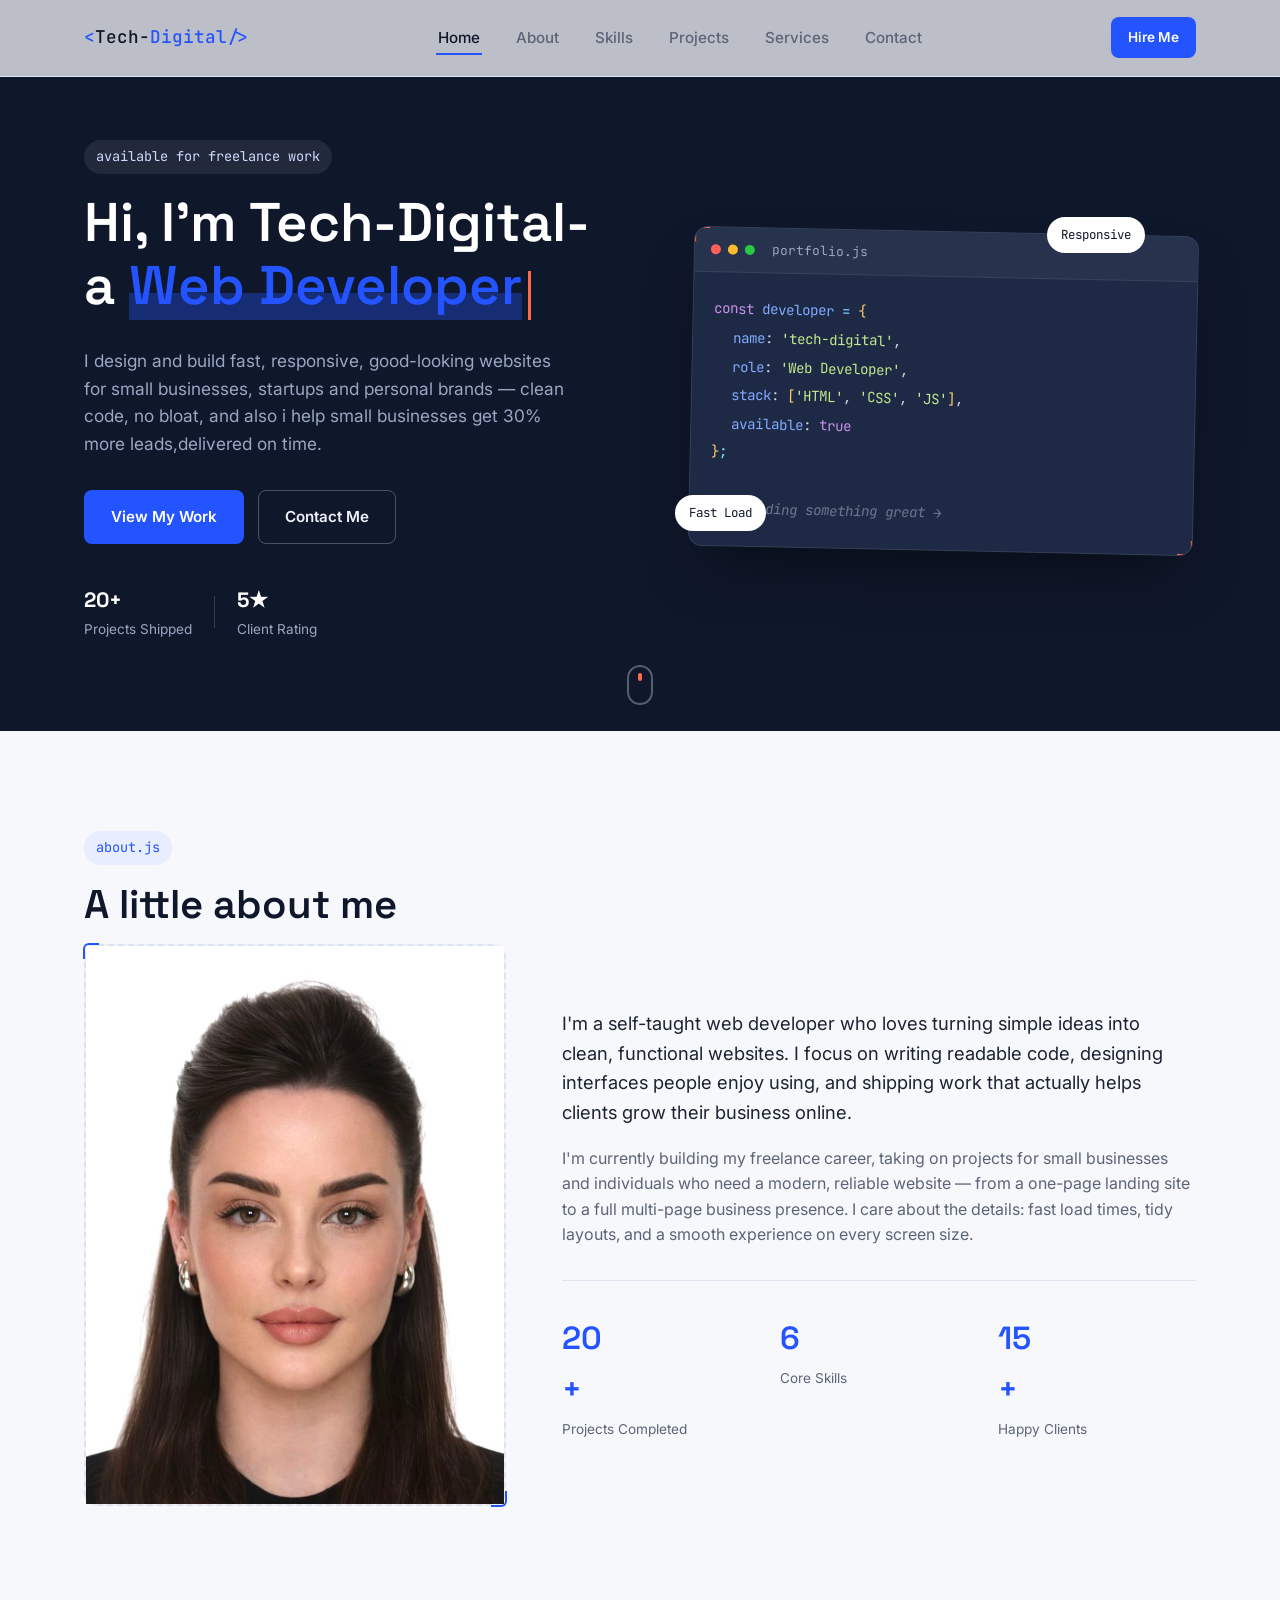
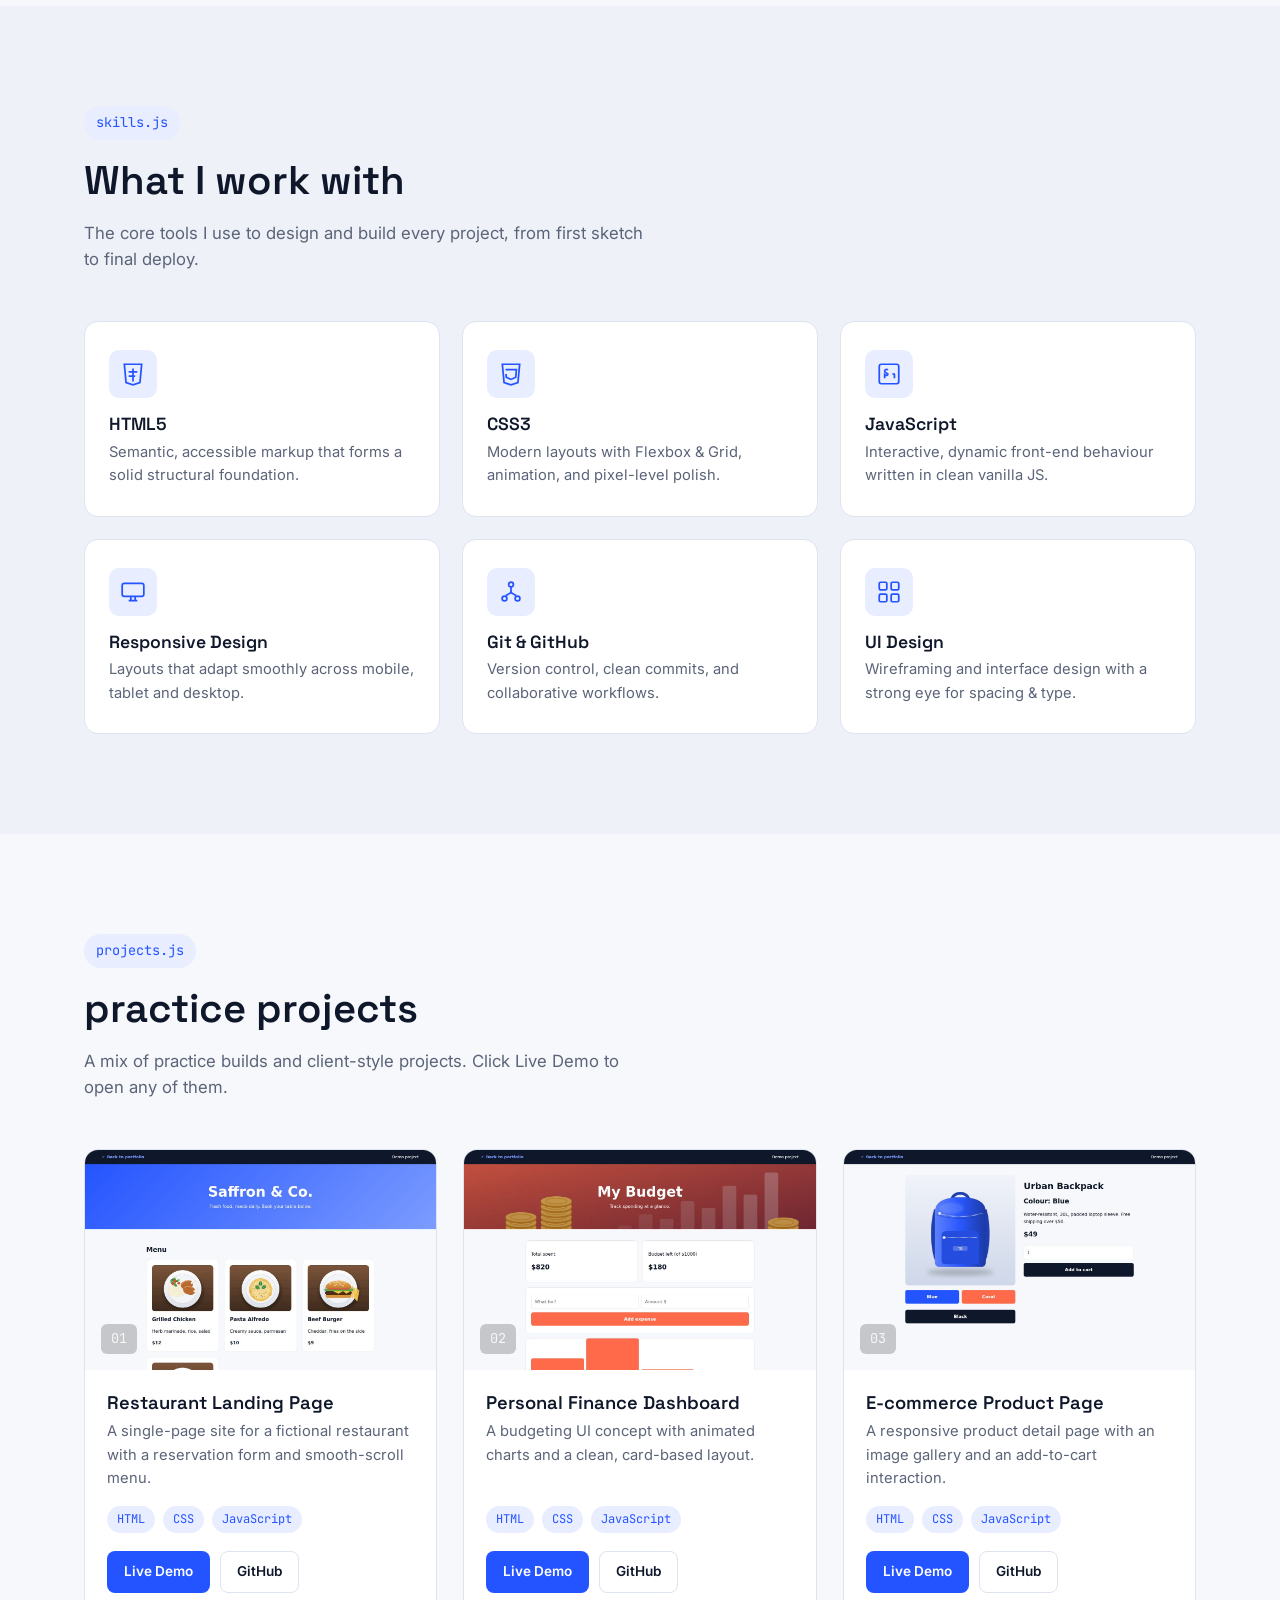
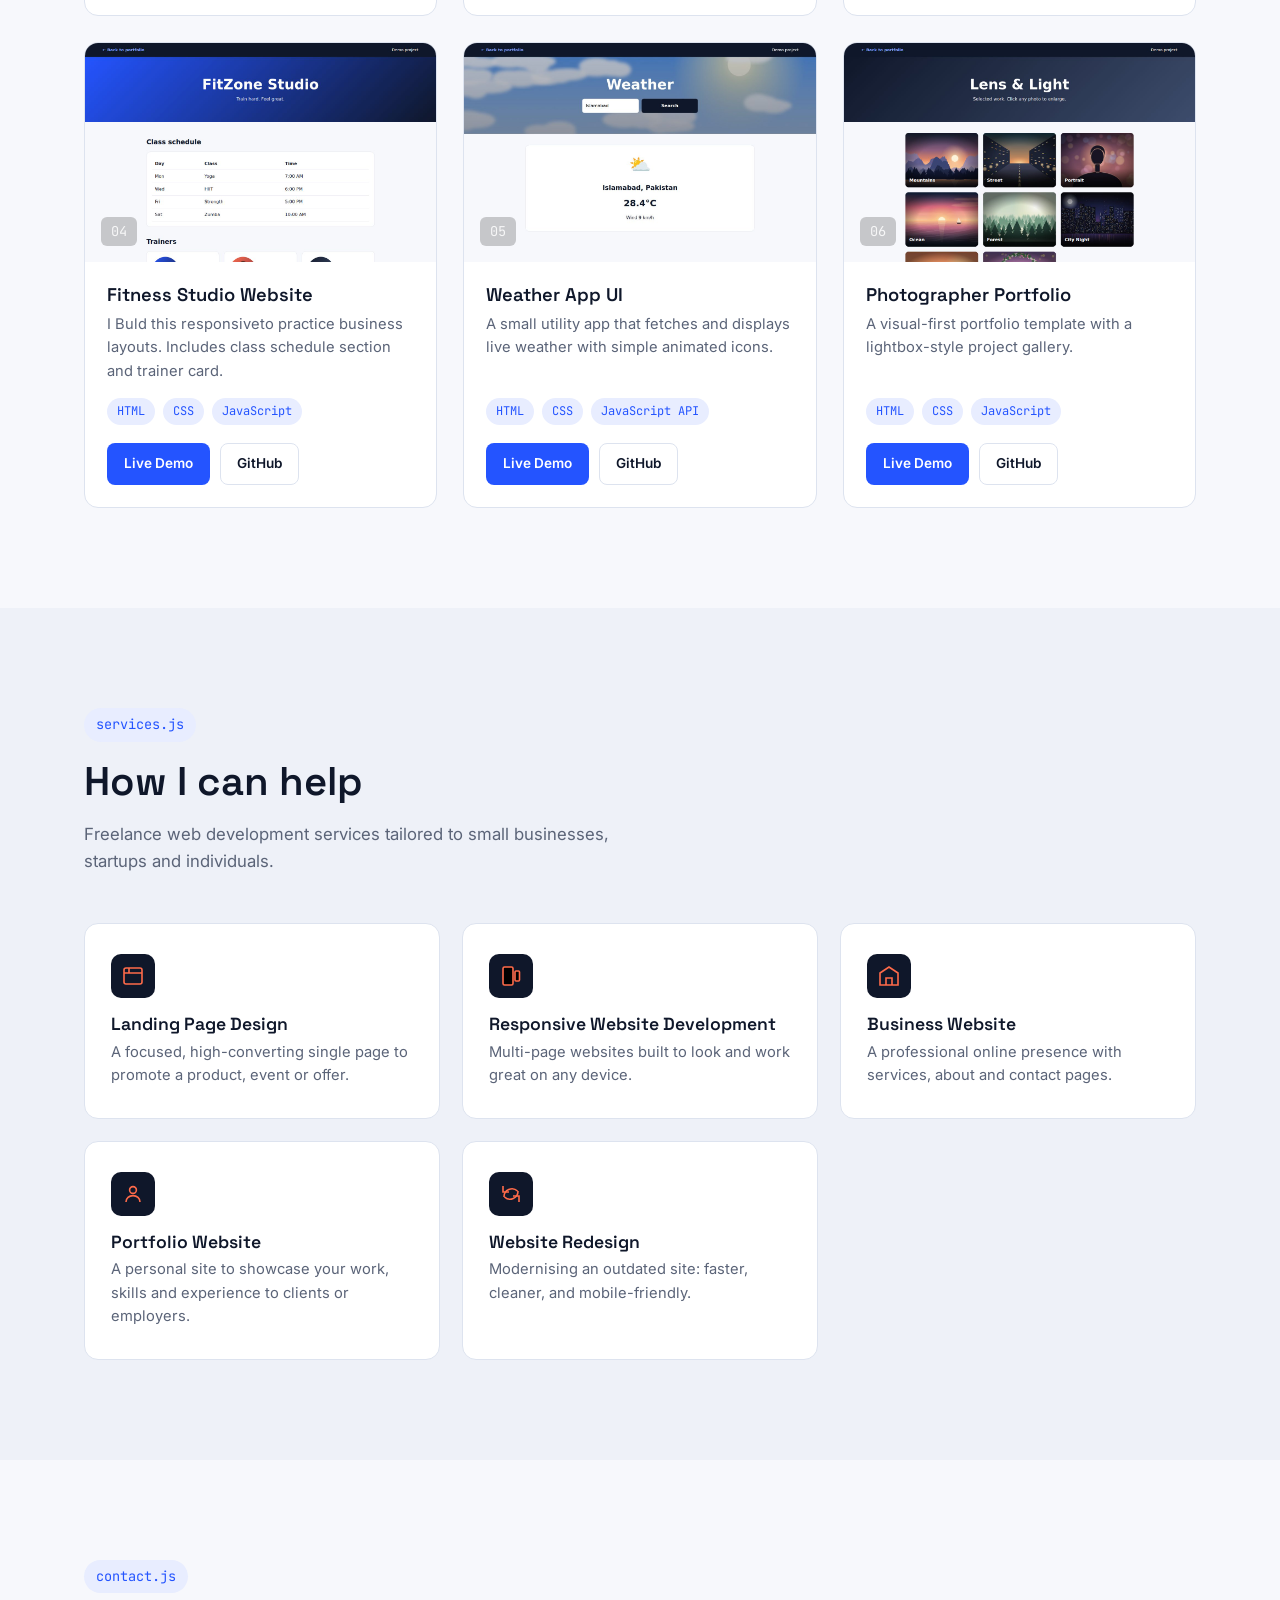
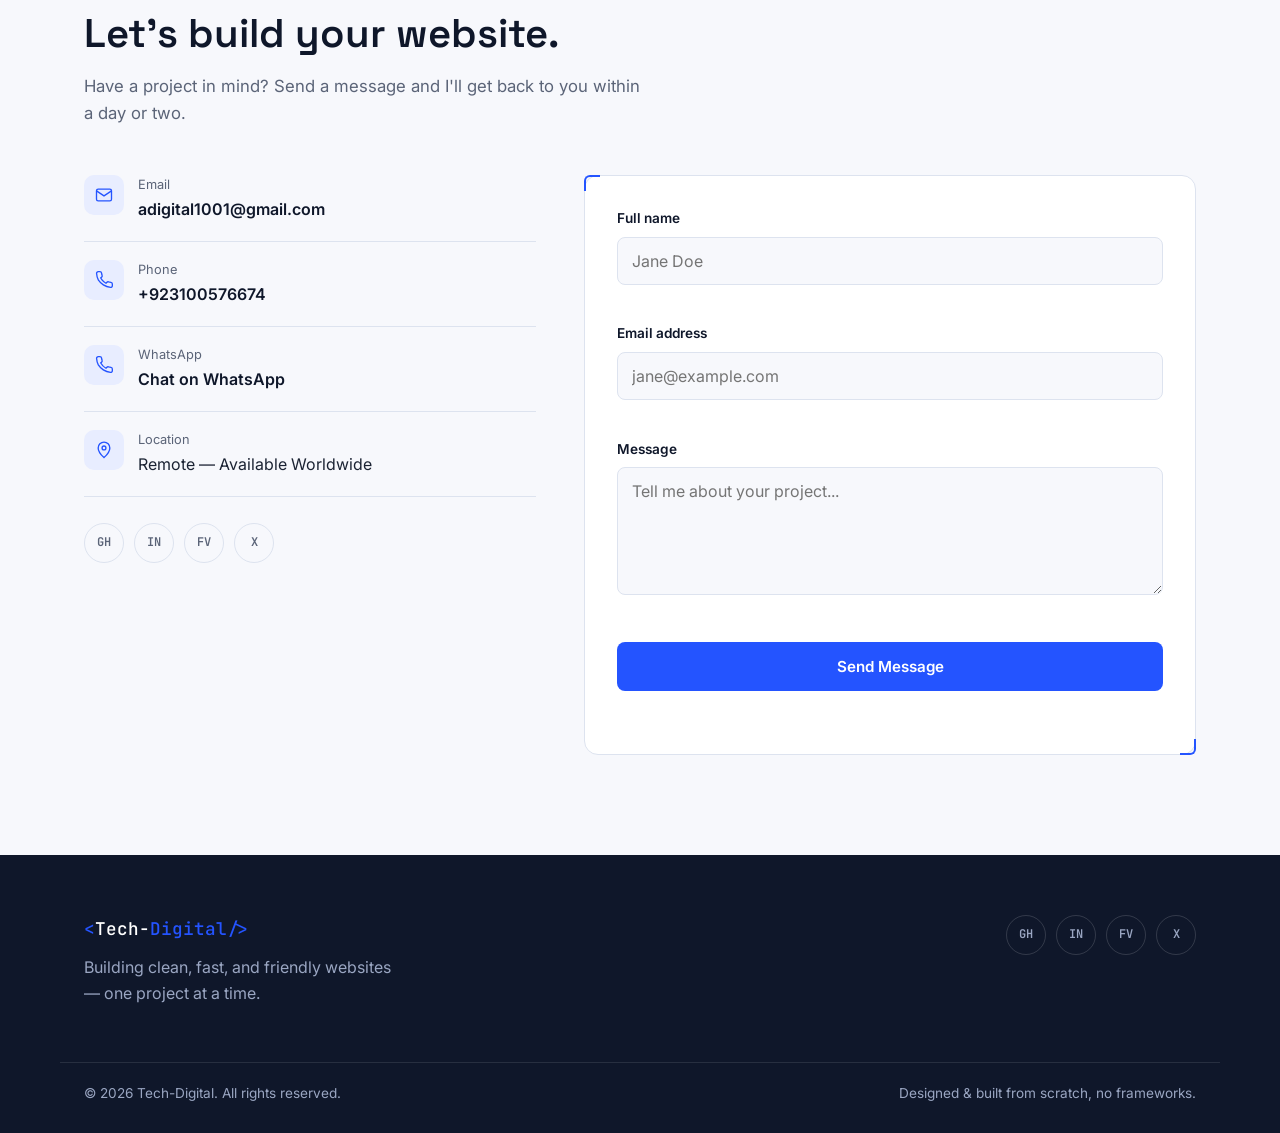
<file: index.html>
<!DOCTYPE html>
<html lang="en">
<head>
  <meta charset="UTF-8" />
  <meta name="viewport" content="width=device-width, initial-scale=1.0" />
  <title>tech-digital — Web Developer Portfolio</title>
  <meta name="description" content="Alex Chen — Web Developer. I design and build fast, clean, responsive websites for small businesses and startups." />

  <!-- Google Fonts: Space Grotesk (display), Inter (body), JetBrains Mono (code accents) -->
  <link rel="preconnect" href="https://fonts.googleapis.com">
  <link rel="preconnect" href="https://fonts.gstatic.com" crossorigin>
  <link href="https://fonts.googleapis.com/css2?family=Space+Grotesk:wght@500;600;700&family=Inter:wght@400;500;600;700&family=JetBrains+Mono:wght@400;500&display=swap" rel="stylesheet">

  <link rel="stylesheet" href="style.css" />

  <!-- Simple inline SVG favicon so there is no broken image request -->
  <link rel="icon" href="data:image/svg+xml,%3Csvg xmlns='http://www.w3.org/2000/svg' viewBox='0 0 100 100'%3E%3Crect width='100' height='100' rx='20' fill='%232454FF'/%3E%3Ctext x='50' y='66' font-size='55' text-anchor='middle' fill='white' font-family='monospace'%3E%3C/%3E%3C/text%3E%3C/svg%3E">
</head>
<body>

  <!-- ================= NAVBAR ================= -->
  <header class="navbar" id="navbar">
    <div class="container navbar__inner">
      <a href="#home" class="navbar__logo" aria-label="Alex Chen, go to top">
        <span class="navbar__logo-tag">&lt;</span>Tech-<span class="navbar__logo-accent">Digital</span><span class="navbar__logo-tag">/&gt;</span>
      </a>

      <!-- Desktop nav -->
      <nav class="navbar__nav" id="primary-nav" aria-label="Primary">
        <ul class="navbar__links">
          <li><a href="#home" class="nav-link active" data-nav>Home</a></li>
          <li><a href="#about" class="nav-link" data-nav>About</a></li>
          <li><a href="#skills" class="nav-link" data-nav>Skills</a></li>
          <li><a href="#projects" class="nav-link" data-nav>Projects</a></li>
          <li><a href="#services" class="nav-link" data-nav>Services</a></li>
          <li><a href="#contact" class="nav-link" data-nav>Contact</a></li>
        </ul>
      </nav>

      <a href="#contact" class="btn btn--small btn--primary navbar__cta">Hire Me</a>

      <!-- Mobile menu toggle -->
      <button class="navbar__toggle" id="navToggle" aria-label="Open menu" aria-expanded="false" aria-controls="mobileNav">
        <span></span><span></span><span></span>
      </button>
    </div>

    <!-- Mobile nav panel -->
    <nav class="mobile-nav" id="mobileNav" aria-label="Mobile">
      <ul class="mobile-nav__links">
        <li><a href="#home" data-nav>Home</a></li>
        <li><a href="#about" data-nav>About</a></li>
        <li><a href="#skills" data-nav>Skills</a></li>
        <li><a href="#projects" data-nav>Projects</a></li>
        <li><a href="#services" data-nav>Services</a></li>
        <li><a href="#contact" data-nav>Contact</a></li>
      </ul>
    </nav>
  </header>

  <main>
    <!-- ================= HERO SECTION ================= -->
    <section class="hero" id="home">
      <div class="hero__grid" aria-hidden="true"></div>

      <div class="container hero__inner">
        <div class="hero__content reveal">
          <p class="eyebrow eyebrow--dark"></span>available for freelance work</p>

          <h1 class="hero__heading">
            Hi, I'm Tech-Digital-<br>
            a <span class="hero__highlight">Web Developer</span><span class="cursor" aria-hidden="true"></span>
          </h1>

          <p class="hero__text">
            I design and build fast, responsive, good-looking websites for small
            businesses, startups and personal brands — clean code, no bloat,
            and also i help small businesses get 30% more leads,delivered on time.
          </p>

          <div class="hero__actions">
            <a href="#projects" class="btn btn--primary">View My Work</a>
            <a href="#contact" class="btn btn--ghost">Contact Me</a>
          </div>

          <div class="hero__meta">
            <div class="hero__meta-item">
              <strong>20+</strong>
              <span>Projects Shipped</span>
            </div>
            <div class="hero__meta-divider" aria-hidden="true"></div>
            <div class="hero__meta-item">
              <strong>5★</strong>
              <span>Client Rating</span>
            </div>
          </div>
        </div>

        <!-- Decorative "code editor" illustration built with pure CSS/SVG, no external images -->
        <div class="hero__visual reveal reveal--delay-1" aria-hidden="true">
          <div class="editor-window">
            <div class="editor-window__bar">
              <span class="dot dot--red"></span>
              <span class="dot dot--yellow"></span>
              <span class="dot dot--green"></span>
              <span class="editor-window__filename">portfolio.js</span>
            </div>
            <div class="editor-window__body">
              <div class="code-line"><span class="tok-key">const</span> <span class="tok-var">developer</span> <span class="tok-op">=</span> <span class="tok-brace">{</span></div>
              <div class="code-line indent-1"><span class="tok-prop">name</span>: <span class="tok-str">'tech-digital'</span>,</div>
              <div class="code-line indent-1"><span class="tok-prop">role</span>: <span class="tok-str">'Web Developer'</span>,</div>
              <div class="code-line indent-1"><span class="tok-prop">stack</span>: <span class="tok-brace">[</span><span class="tok-str">'HTML'</span>, <span class="tok-str">'CSS'</span>, <span class="tok-str">'JS'</span><span class="tok-brace">]</span>,</div>
              <div class="code-line indent-1"><span class="tok-prop">available</span>: <span class="tok-key">true</span></div>
              <div class="code-line"><span class="tok-brace">}</span><span class="tok-op">;</span></div>
              <div class="code-line">&nbsp;</div>
              <div class="code-line"><span class="tok-comment">// building something great →</span></div>
            </div>
            <span class="corner corner--tl"></span>
            <span class="corner corner--br"></span>
          </div>
          <div class="floating-chip floating-chip--1"> Responsive</div>
          <div class="floating-chip floating-chip--2"> Fast Load</div>
        </div>
      </div>

      <a href="#about" class="scroll-cue" aria-label="Scroll to About section">
        <span></span>
      </a>
    </section>

    <!-- ================= ABOUT SECTION ================= -->
    <section class="section" id="about">
      <div class="container">
        <p class="eyebrow"><span class="mono">about.js</span></p>
        <h2 class="section__title">A little about me</h2>

        <div class="about__grid">
          <div class="about__image reveal">
            <!-- Profile image placeholder: replace this div's background with your own photo -->
            <div class="about__image-box">
              <!-- <svg viewBox="0 0 24 24" width="46" height="46" fill="none" stroke="currentColor" stroke-width="1.4">
                <circle cx="12" cy="8" r="4"></circle>
                <path d="M4 20c0-4.4 3.6-7 8-7s8 2.6 8 7"></path> -->
              <!-- </svg> -->
              <img src="profile.jfif" alt="My profile photo">
              <!-- <span>Add your photo here</span> -->
            </div>
            <span class="corner corner--tl"></span>
            <span class="corner corner--br"></span>
          </div>

          <div class="about__content reveal reveal--delay-1">
            <p class="about__lead">
              I'm a self-taught web developer who loves turning simple ideas into
              clean, functional websites. I focus on writing readable code,
              designing interfaces people enjoy using, and shipping work that
              actually helps clients grow their business online.
            </p>
            <p>
              I'm currently building my freelance career, taking on projects for
              small businesses and individuals who need a modern, reliable
              website — from a one-page landing site to a full multi-page
              business presence. I care about the details: fast load times,
              tidy layouts, and a smooth experience on every screen size.
            </p>

            <div class="stats">
              <div class="stat">
                <span class="stat__number" data-count="20">0</span><span class="stat__plus">+</span>
                <span class="stat__label">Projects Completed</span>
              </div>
              <div class="stat">
                <span class="stat__number" data-count="6">0</span>
                <span class="stat__label">Core Skills</span>
              </div>
              <div class="stat">
                <span class="stat__number" data-count="15">0</span><span class="stat__plus">+</span>
                <span class="stat__label">Happy Clients</span>
              </div>
            </div>
          </div>
        </div>
      </div>
    </section>

    <!-- ================= SKILLS SECTION ================= -->
    <section class="section section--dim" id="skills">
      <div class="container">
        <p class="eyebrow"><span class="mono">skills.js</span></p>
        <h2 class="section__title">What I work with</h2>
        <p class="section__subtitle">The core tools I use to design and build every project, from first sketch to final deploy.</p>

        <div class="skills-grid">
          <!-- Each skill card: icon + name + short note -->
          <article class="skill-card reveal">
            <span class="corner corner--tl"></span><span class="corner corner--br"></span>
            <div class="skill-card__icon">
              <svg viewBox="0 0 24 24" width="26" height="26" fill="none" stroke="currentColor" stroke-width="1.6"><path d="M4 3l1.6 17L12 22l6.4-2L20 3H4z"/><path d="M12 7v12"/><path d="M8 10h8M8 14h6"/></svg>
            </div>
            <h3>HTML5</h3>
            <p>Semantic, accessible markup that forms a solid structural foundation.</p>
          </article>

          <article class="skill-card reveal reveal--delay-1">
            <span class="corner corner--tl"></span><span class="corner corner--br"></span>
            <div class="skill-card__icon">
              <svg viewBox="0 0 24 24" width="26" height="26" fill="none" stroke="currentColor" stroke-width="1.6"><path d="M4 3l1.6 17L12 22l6.4-2L20 3H4z"/><path d="M7 8h10l-.6 7L12 17l-4.4-2L7.4 12"/></svg>
            </div>
            <h3>CSS3</h3>
            <p>Modern layouts with Flexbox &amp; Grid, animation, and pixel-level polish.</p>
          </article>

          <article class="skill-card reveal reveal--delay-2">
            <span class="corner corner--tl"></span><span class="corner corner--br"></span>
            <div class="skill-card__icon">
              <svg viewBox="0 0 24 24" width="26" height="26" fill="none" stroke="currentColor" stroke-width="1.6"><rect x="3" y="3" width="18" height="18" rx="2"/><path d="M8 16v-3.5c1 1 3 1 3-.2 0-1-3-1-3-3 0-1.6 2-2 3-1M17 12v4M15 12h2.5"/></svg>
            </div>
            <h3>JavaScript</h3>
            <p>Interactive, dynamic front-end behaviour written in clean vanilla JS.</p>
          </article>

          <article class="skill-card reveal">
            <span class="corner corner--tl"></span><span class="corner corner--br"></span>
            <div class="skill-card__icon">
              <svg viewBox="0 0 24 24" width="26" height="26" fill="none" stroke="currentColor" stroke-width="1.6"><rect x="2" y="4" width="20" height="12" rx="2"/><path d="M8 20h8M10 16v4M14 16v4"/></svg>
            </div>
            <h3>Responsive Design</h3>
            <p>Layouts that adapt smoothly across mobile, tablet and desktop.</p>
          </article>

          <article class="skill-card reveal reveal--delay-1">
            <span class="corner corner--tl"></span><span class="corner corner--br"></span>
            <div class="skill-card__icon">
              <svg viewBox="0 0 24 24" width="26" height="26" fill="none" stroke="currentColor" stroke-width="1.6"><circle cx="12" cy="5" r="2.2"/><circle cx="6" cy="18" r="2.2"/><circle cx="18" cy="18" r="2.2"/><path d="M12 7.2v4.3M12 11.5c0 2-2.6 2.3-4.7 3.8M12 11.5c0 2 2.6 2.3 4.7 3.8"/></svg>
            </div>
            <h3>Git &amp; GitHub</h3>
            <p>Version control, clean commits, and collaborative workflows.</p>
          </article>

          <article class="skill-card reveal reveal--delay-2">
            <span class="corner corner--tl"></span><span class="corner corner--br"></span>
            <div class="skill-card__icon">
              <svg viewBox="0 0 24 24" width="26" height="26" fill="none" stroke="currentColor" stroke-width="1.6"><rect x="3" y="3" width="7" height="7" rx="1.2"/><rect x="14" y="3" width="7" height="7" rx="1.2"/><rect x="3" y="14" width="7" height="7" rx="1.2"/><rect x="14" y="14" width="7" height="7" rx="1.2"/></svg>
            </div>
            <h3>UI Design</h3>
            <p>Wireframing and interface design with a strong eye for spacing &amp; type.</p>
          </article>
        </div>
      </div>
    </section>

    <!-- ================= PROJECTS SECTION ================= -->
    <section class="section" id="projects">
      <div class="container">
        <p class="eyebrow"><span class="mono">projects.js</span></p>
        <h2 class="section__title">practice projects</h2>
        <p class="section__subtitle">A mix of practice builds and client-style projects. Replace these with your own work and links.</p>

        <div class="projects-grid">

          <!-- Project card template — duplicate this block for each project -->
          <article class="project-card reveal">
            <div class="project-card__image" style="--from:#2454FF; --to:#7C9CFF;">
              <span>01</span>
            </div>
            <div class="project-card__body">
              <h3>Restaurant Landing Page</h3>
              <p>A single-page site for a fictional restaurant with a reservation form and smooth-scroll menu.</p>
              <ul class="tech-tags">
                <li>HTML</li><li>CSS</li><li>JavaScript</li>
              </ul>
              <div class="project-card__links">
                <a href="#" class="btn btn--small btn--primary">Live Demo</a>
                <a href="#" class="btn btn--small btn--ghost">GitHub</a>
              </div>
            </div>
          </article>

          <article class="project-card reveal reveal--delay-1">
            <div class="project-card__image" style="--from:#FF6B4A; --to:#FFAF8E;">
              <span>02</span>
            </div>
            <div class="project-card__body">
              <h3>Personal Finance Dashboard</h3>
              <p>A budgeting UI concept with animated charts and a clean, card-based layout.</p>
              <ul class="tech-tags">
                <li>HTML</li><li>CSS</li><li>JavaScript</li>
              </ul>
              <div class="project-card__links">
                <a href="#" class="btn btn--small btn--primary">Live Demo</a>
                <a href="#" class="btn btn--small btn--ghost">GitHub</a>
              </div>
            </div>
          </article>

          <article class="project-card reveal reveal--delay-2">
            <div class="project-card__image" style="--from:#0F172A; --to:#3D4C6C;">
              <span>03</span>
            </div>
            <div class="project-card__body">
              <h3>E-commerce Product Page</h3>
              <p>A responsive product detail page with an image gallery and an add-to-cart interaction.</p>
              <ul class="tech-tags">
                <li>HTML</li><li>CSS</li><li>JavaScript</li>
              </ul>
              <div class="project-card__links">
                <a href="#" class="btn btn--small btn--primary">Live Demo</a>
                <a href="#" class="btn btn--small btn--ghost">GitHub</a>
              </div>
            </div>
          </article>

          <article class="project-card reveal">
            <div class="project-card__image" style="--from:#2454FF; --to:#7C9CFF;">
              <span>04</span>
            </div>
            <div class="project-card__body">
              <h3>Fitness Studio Website</h3>
              <p> I Buld this responsiveto practice business layouts. Includes class schedule section and trainer card.</p>
              <ul class="tech-tags">
                <li>HTML</li><li>CSS</li><li>JavaScript</li>
              </ul>
              <div class="project-card__links">
                <a href="#" class="btn btn--small btn--primary">Live Demo</a>
                <a href="#" class="btn btn--small btn--ghost">GitHub</a>
              </div>
            </div>
          </article>

          <article class="project-card reveal reveal--delay-1">
            <div class="project-card__image" style="--from:#FF6B4A; --to:#FFAF8E;">
              <span>05</span>
            </div>
            <div class="project-card__body">
              <h3>Weather App UI</h3>
              <p>A small utility app that fetches and displays live weather with simple animated icons.</p>
              <ul class="tech-tags">
                <li>HTML</li><li>CSS</li><li>JavaScript API</li>
              </ul>
              <div class="project-card__links">
                <a href="#" class="btn btn--small btn--primary">Live Demo</a>
                <a href="#" class="btn btn--small btn--ghost">GitHub</a>
              </div>
            </div>
          </article>

          <article class="project-card reveal reveal--delay-2">
            <div class="project-card__image" style="--from:#0F172A; --to:#3D4C6C;">
              <span>06</span>
            </div>
            <div class="project-card__body">
              <h3>Photographer Portfolio</h3>
              <p>A visual-first portfolio template with a lightbox-style project gallery.</p>
              <ul class="tech-tags">
                <li>HTML</li><li>CSS</li><li>JavaScript</li>
              </ul>
              <div class="project-card__links">
                <a href="#" class="btn btn--small btn--primary">Live Demo</a>
                <a href="#" class="btn btn--small btn--ghost">GitHub</a>
              </div>
            </div>
          </article>

        </div>
      </div>
    </section>

    <!-- ================= SERVICES SECTION ================= -->
    <section class="section section--dim" id="services">
      <div class="container">
        <p class="eyebrow"><span class="mono">services.js</span></p>
        <h2 class="section__title">How I can help</h2>
        <p class="section__subtitle">Freelance web development services tailored to small businesses, startups and individuals.</p>

        <div class="services-grid">
          <article class="service-card reveal">
            <div class="service-card__icon">
              <svg viewBox="0 0 24 24" width="24" height="24" fill="none" stroke="currentColor" stroke-width="1.6"><rect x="3" y="4" width="18" height="16" rx="2"/><path d="M3 9h18M8 4v5"/></svg>
            </div>
            <h3>Landing Page Design</h3>
            <p>A focused, high-converting single page to promote a product, event or offer.</p>
          </article>

          <article class="service-card reveal reveal--delay-1">
            <div class="service-card__icon">
              <svg viewBox="0 0 24 24" width="24" height="24" `fill="none" stroke="currentColor" stroke-width="1.6"><rect x="4" y="3" width="10" height="18" rx="1.5"/><rect x="16" y="7" width="4.5" height="10" rx="1"/></svg>
            </div>
            <h3>Responsive Website Development</h3>
            <p>Multi-page websites built to look and work great on any device.</p>
          </article>

          <article class="service-card reveal reveal--delay-2">
            <div class="service-card__icon">
              <svg viewBox="0 0 24 24" width="24" height="24" fill="none" stroke="currentColor" stroke-width="1.6"><path d="M3 21V9l9-6 9 6v12H3z"/><path d="M9 21v-7h6v7"/></svg>
            </div>
            <h3>Business Website</h3>
            <p>A professional online presence with services, about and contact pages.</p>
          </article>

          <article class="service-card reveal">
            <div class="service-card__icon">
              <svg viewBox="0 0 24 24" width="24" height="24" fill="none" stroke="currentColor" stroke-width="1.6"><circle cx="12" cy="8" r="3.4"/><path d="M5 20c0-3.9 3.1-6.4 7-6.4s7 2.5 7 6.4"/></svg>
            </div>
            <h3>Portfolio Website</h3>
            <p>A personal site to showcase your work, skills and experience to clients or employers.</p>
          </article>

          <article class="service-card reveal reveal--delay-1">
            <div class="service-card__icon">
              <svg viewBox="0 0 24 24" width="24" height="24" fill="none" stroke="currentColor" stroke-width="1.6"><path d="M4 4v6h6M20 20v-6h-6"/><path d="M5.5 15A8 8 0 0019 9M18.5 9A8 8 0 005 15"/></svg>
            </div>
            <h3>Website Redesign</h3>
            <p>Modernising an outdated site: faster, cleaner, and mobile-friendly.</p>
          </article>
        </div>
      </div>
    </section>

    <!-- ================= CONTACT SECTION ================= -->
    <section class="section" id="contact">
      <div class="container">
        <p class="eyebrow"><span class="mono">contact.js</span></p>
        <h2 class="section__title">Let's build your website.</h2>
        <p class="section__subtitle">Have a project in mind? Send a message and I'll get back to you within a day or two.</p>

        <div class="contact__grid">
          <!-- Contact info -->
          <div class="contact__info reveal">
            <div class="contact__info-item">
              <span class="contact__info-icon">
                <svg viewBox="0 0 24 24" width="20" height="20" fill="none" stroke="currentColor" stroke-width="1.6"><rect x="3" y="5" width="18" height="14" rx="2"/><path d="M3 7l9 6 9-6"/></svg>
              </span>
              <div>
                <span class="contact__info-label">Email</span>
                <a href="mailto:adigital1001@gmail.com">adigital1001@gmail.com</a>
              </div>
            </div>
            <div class="contact__info-item">
              <span class="contact__info-icon">
                <svg viewBox="0 0 24 24" width="20" height="20" fill="none" stroke="currentColor" stroke-width="1.6"><path d="M22 16.9v2a2 2 0 01-2.2 2 19.8 19.8 0 01-8.6-3 19.5 19.5 0 01-6-6A19.8 19.8 0 013.1 4.2 2 2 0 015.1 2h2a2 2 0 012 1.7c.1.9.3 1.8.6 2.7a2 2 0 01-.4 2.1L8.1 9.6a16 16 0 006.3 6.3l1.1-1.2a2 2 0 012.1-.4c.9.3 1.8.5 2.7.6a2 2 0 011.7 2z"/></svg>
              </span>
              <div>
                <span class="contact__info-label">Phone</span>
                <a href="tel:+923100576674">+923100576674</a>
              </div>
            </div>
            <div class="contact__info-item">
              <span class="contact__info-icon">
                <svg viewBox="0 0 24 24" width="20" height="20" fill="none" stroke="currentColor" stroke-width="1.6"><path d="M12 21s7-6.1 7-11.5A7 7 0 005 9.5C5 14.9 12 21 12 21z"/><circle cx="12" cy="9.5" r="2.3"/></svg>
              </span>
              <div>
                <span class="contact__info-label">Location</span>
                <span>Remote — Available Worldwide</span>
              </div>
            </div>

            <div class="contact__socials">
              <a href="#" class="social-link" aria-label="GitHub profile">GH</a>
              <a href="#" class="social-link" aria-label="LinkedIn profile">IN</a>
              <a href="#" class="social-link" aria-label="Fiverr profile">FV</a>
              <a href="#" class="social-link" aria-label="X (Twitter) profile">X</a>
            </div>
          </div>

          <!-- Contact form -->
          <form class="contact__form reveal reveal--delay-1" id="contactForm" novalidate>
            <span class="corner corner--tl"></span><span class="corner corner--br"></span>

            <div class="form-group">
              <label for="name">Full name</label>
              <input type="text" id="name" name="name" placeholder="Jane Doe" autocomplete="name" />
              <span class="form-error" id="nameError"></span>
            </div>

            <div class="form-group">
              <label for="email">Email address</label>
              <input type="email" id="email" name="email" placeholder="jane@example.com" autocomplete="email" />
              <span class="form-error" id="emailError"></span>
            </div>

            <div class="form-group">
              <label for="message">Message</label>
              <textarea id="message" name="message" rows="5" placeholder="Tell me about your project..."></textarea>
              <span class="form-error" id="messageError"></span>
            </div>

            <button type="submit" class="btn btn--primary btn--full">
              <span class="btn__label">Send Message</span>
            </button>

            <p class="form-status" id="formStatus" role="status" aria-live="polite"></p>
          </form>
        </div>
      </div>
    </section>
  </main>

  <!-- ================= FOOTER ================= -->
  <footer class="footer">
    <div class="container footer__inner">
      <div class="footer__brand">
        <a href="#home" class="navbar__logo navbar__logo--footer">
          <span class="navbar__logo-tag">&lt;</span>Tech-<span class="navbar__logo-accent">Digital</span><span class="navbar__logo-tag">/&gt;</span>
        </a>
        <p>Building clean, fast, and friendly websites — one project at a time.</p>
      </div>

      <div class="footer__socials">
        <a href="#" class="social-link" aria-label="GitHub profile">GH</a>
        <a href="#" class="social-link" aria-label="LinkedIn profile">IN</a>
        <a href="#" class="social-link" aria-label="Fiverr profile">FV</a>
        <a href="#" class="social-link" aria-label="X (Twitter) profile">X</a>
      </div>
    </div>
    <div class="container footer__bottom">
      <p>© <span id="year"></span> Tech-Digital. All rights reserved.</p>
      <p class="footer__made">Designed &amp; built from scratch, no frameworks.</p>
    </div>
  </footer>

  <!-- Back to top button -->
  <button id="backToTop" class="back-to-top" aria-label="Back to top">
    <svg viewBox="0 0 24 24" width="20" height="20" fill="none" stroke="currentColor" stroke-width="2"><path d="M12 19V5M5 12l7-7 7 7"/></svg>
  </button>

  <script src="script.js"></script>
  <script src="extras.js"></script>
</body>
</html>
</file>
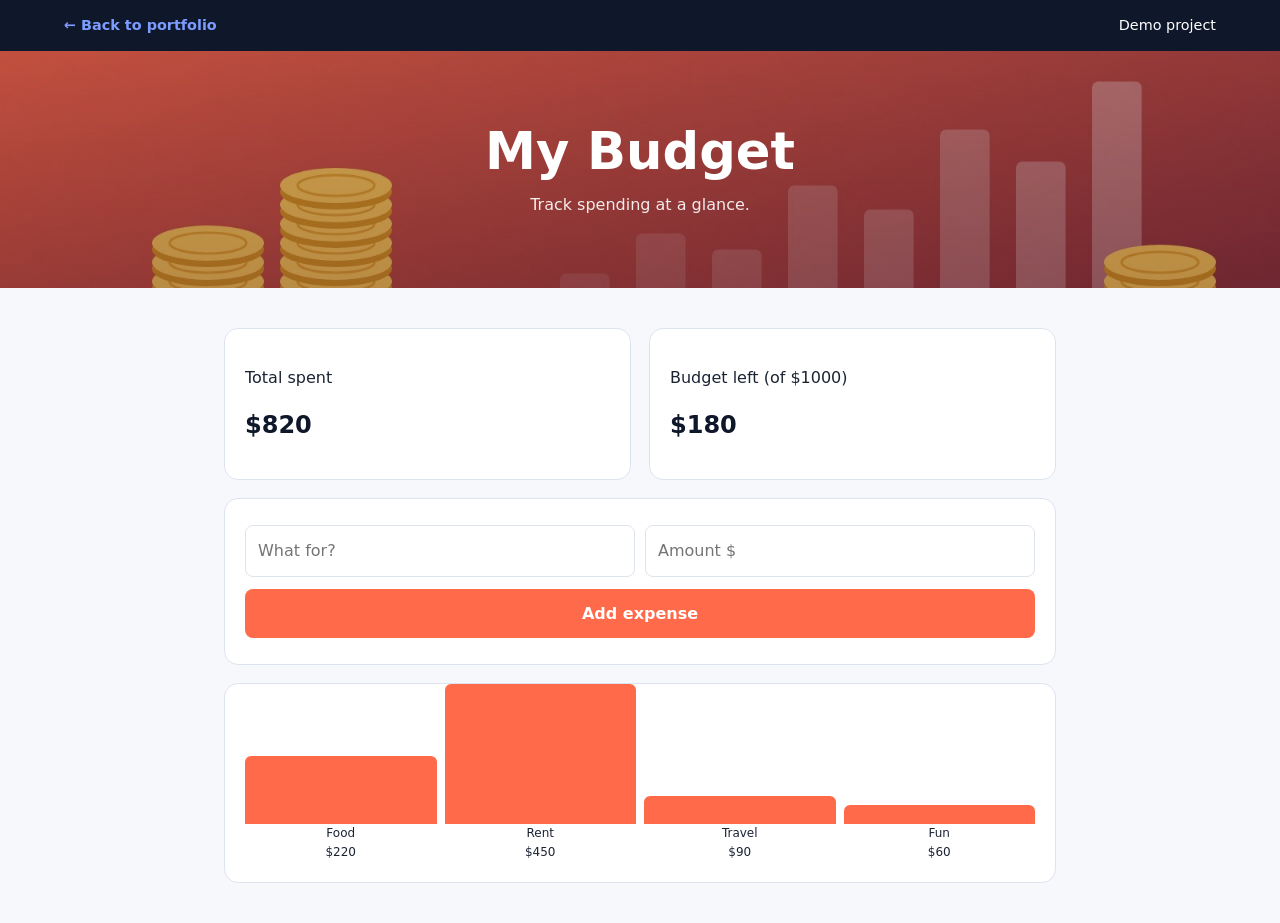
<file: projects/finance.html>
<!DOCTYPE html><html lang="en"><head><meta charset="UTF-8"><meta name="viewport" content="width=device-width,initial-scale=1"><title>Finance Dashboard</title><link rel="stylesheet" href="demo.css"></head><body style="--a:#ff6b4a;--b:#ffaf8e"><div class="top"><a href="../index.html#projects">&larr; Back to portfolio</a><span>Demo project</span></div><div class="hero" style="background:linear-gradient(rgba(60,10,20,.25),rgba(60,10,20,.35)),url(finance/hero.jpg) center/cover"><h1>My Budget</h1><p>Track spending at a glance.</p></div>
<div class="wrap"><div class="grid"><div class="card"><p>Total spent</p><h2 id="t"></h2></div><div class="card"><p>Budget left (of $1000)</p><h2 id="l"></h2></div></div>
<form class="card" id="f" style="margin-top:18px"><div class="row"><input id="n" placeholder="What for?" required><input id="a" type="number" min="1" placeholder="Amount $" required></div><button>Add expense</button></form>
<div class="card" id="b" style="margin-top:18px;display:flex;align-items:flex-end;gap:8px;height:200px"></div></div>
<script>let x=[["Food",220],["Rent",450],["Travel",90],["Fun",60]];function r(){t.textContent="$"+x.reduce((s,i)=>s+i[1],0);l.textContent="$"+(1000-x.reduce((s,i)=>s+i[1],0));let m=Math.max(...x.map(i=>i[1]));b.innerHTML=x.map(i=>`<div style="flex:1;text-align:center;font-size:.75rem"><div style="background:#ff6b4a;border-radius:6px 6px 0 0;height:${i[1]/m*140}px"></div>${i[0]}<br>$${i[1]}</div>`).join("")}
f.onsubmit=e=>{e.preventDefault();x.push([n.value,+a.value]);f.reset();r()};r()</script></body></html>
</file>
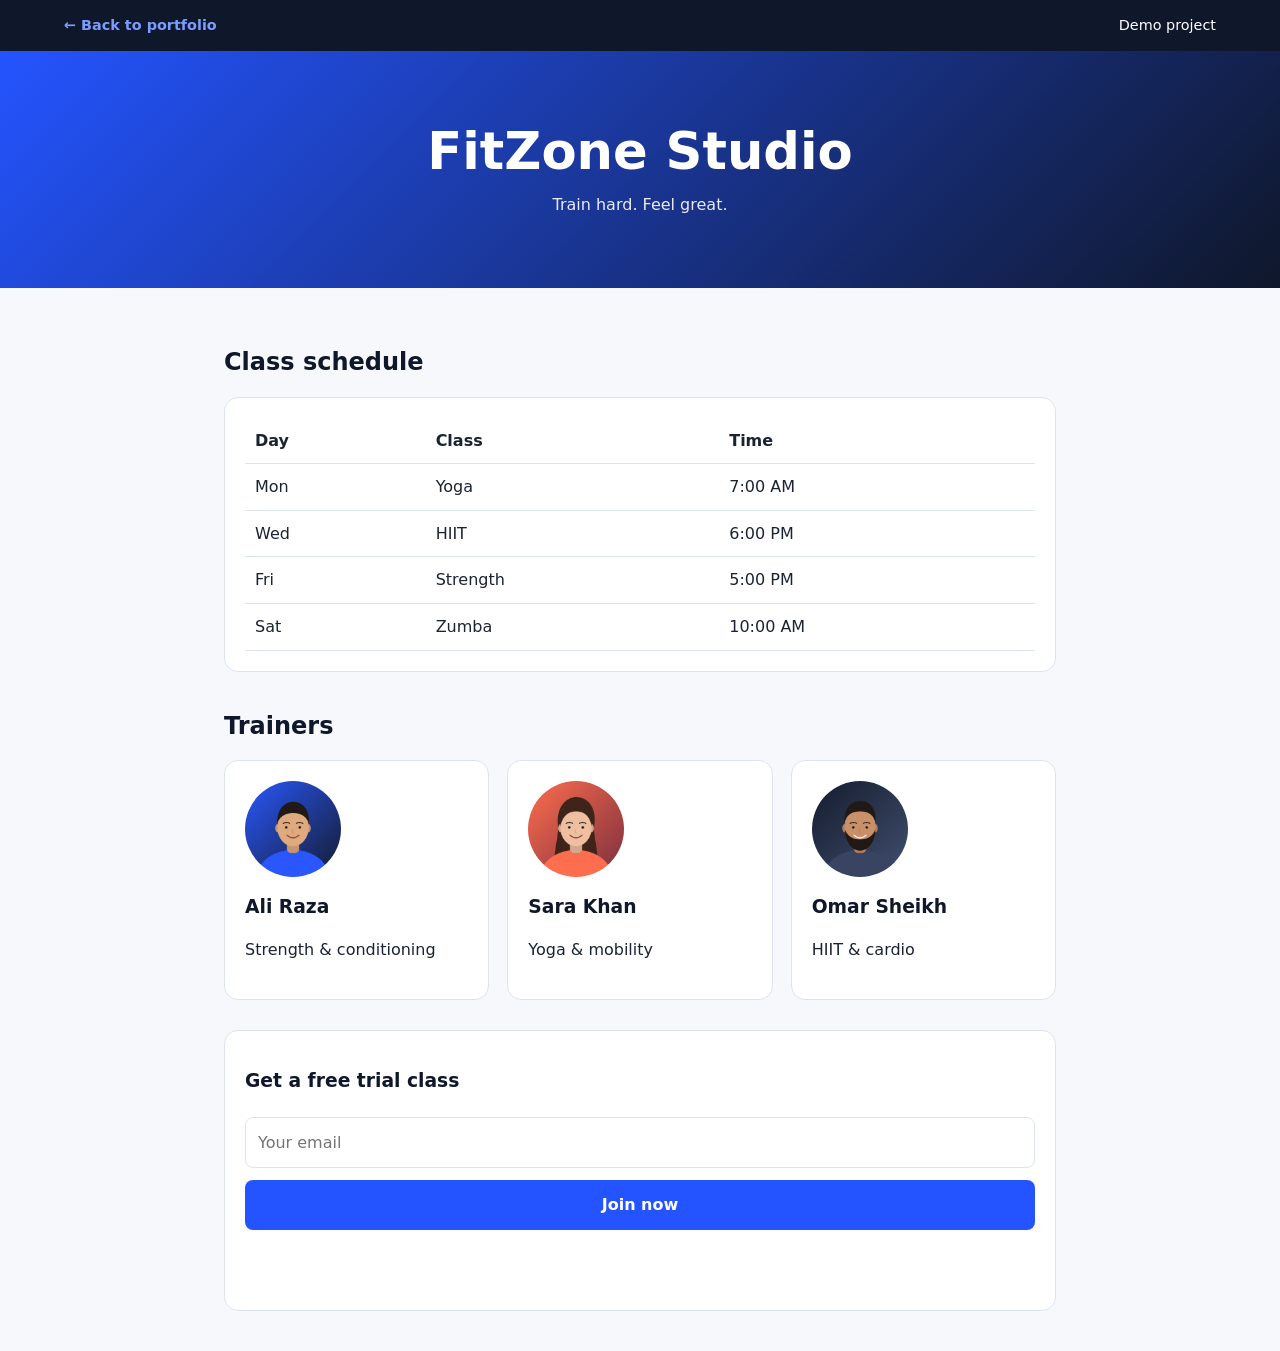
<file: projects/fitness.html>
<!DOCTYPE html><html lang="en"><head><meta charset="UTF-8"><meta name="viewport" content="width=device-width,initial-scale=1"><title>FitZone Studio</title><link rel="stylesheet" href="demo.css"><style>.card img.pic{width:100%;aspect-ratio:4/3;object-fit:cover;border-radius:10px;margin-bottom:12px;display:block}.card img.av{width:96px;height:96px;object-fit:cover;border-radius:50%;margin-bottom:12px;display:block}</style></head><body style="--a:#2454ff;--b:#0f172a"><div class="top"><a href="../index.html#projects">&larr; Back to portfolio</a><span>Demo project</span></div><div class="hero"><h1>FitZone Studio</h1><p>Train hard. Feel great.</p></div>
<div class="wrap"><h2>Class schedule</h2><div class="card sc"><table><tr><th>Day</th><th>Class</th><th>Time</th></tr><tr><td>Mon</td><td>Yoga</td><td>7:00 AM</td></tr><tr><td>Wed</td><td>HIIT</td><td>6:00 PM</td></tr><tr><td>Fri</td><td>Strength</td><td>5:00 PM</td></tr><tr><td>Sat</td><td>Zumba</td><td>10:00 AM</td></tr></table></div>
<h2 style="margin-top:40px">Trainers</h2><div class="grid"><div class="card"><img class="av" src="fitness/ali.jpg" alt="Ali Raza"><h3>Ali Raza</h3><p>Strength &amp; conditioning</p></div><div class="card"><img class="av" src="fitness/sara.jpg" alt="Sara Khan"><h3>Sara Khan</h3><p>Yoga &amp; mobility</p></div><div class="card"><img class="av" src="fitness/omar.jpg" alt="Omar Sheikh"><h3>Omar Sheikh</h3><p>HIIT &amp; cardio</p></div></div>
<form class="card" id="f" style="margin-top:30px"><h3>Get a free trial class</h3><input type="email" id="e" placeholder="Your email" required><button>Join now</button><p class="msg" id="m"></p></form></div>
<script>f.onsubmit=x=>{x.preventDefault();m.textContent="Welcome! We will email "+e.value+" with your trial class.";f.reset()}</script></body></html>
</file>
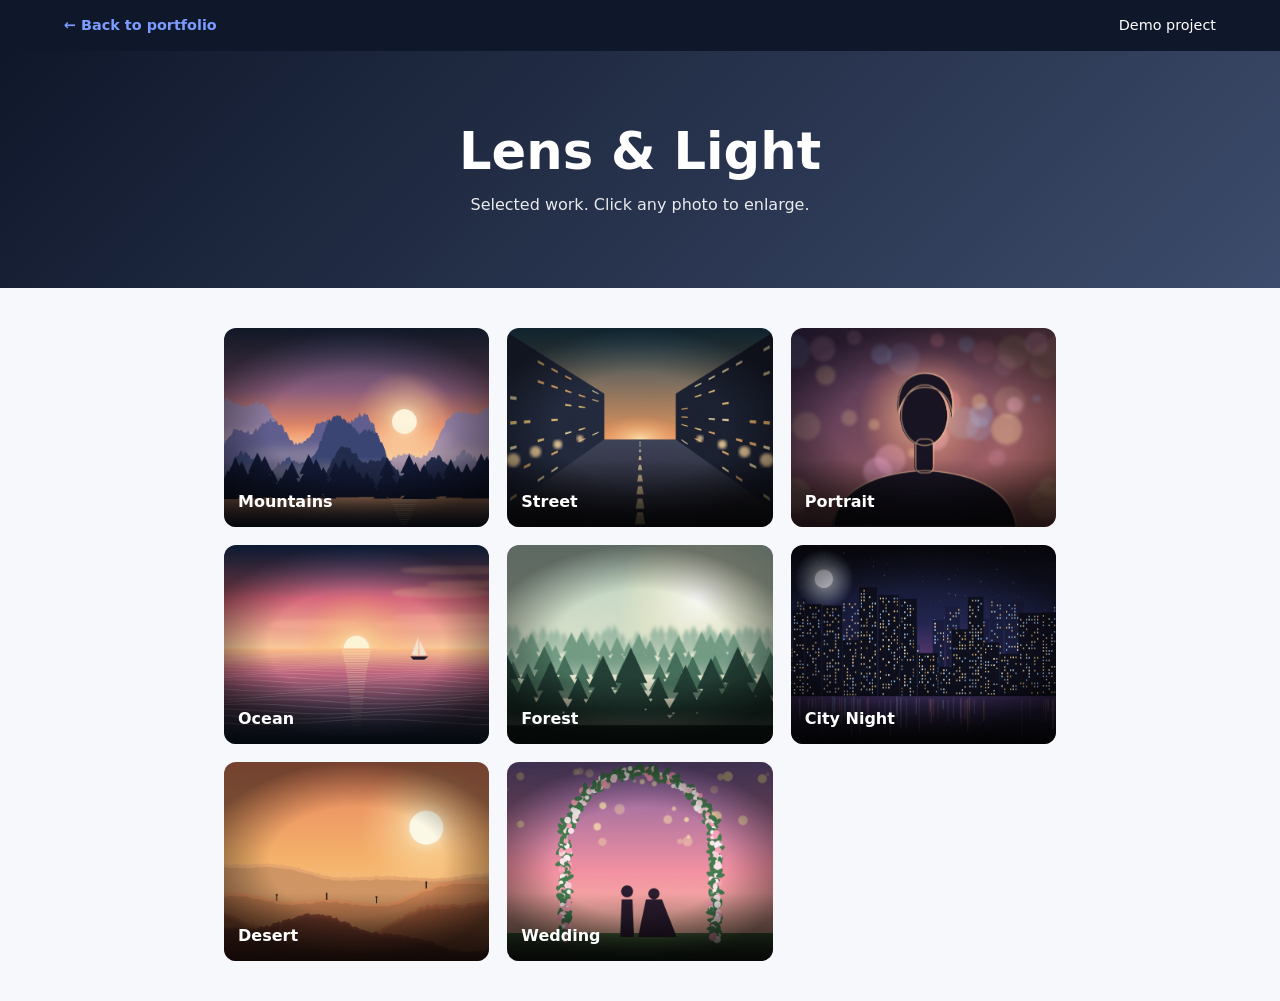
<file: projects/gallery.html>
<!DOCTYPE html><html lang="en"><head><meta charset="UTF-8"><meta name="viewport" content="width=device-width,initial-scale=1"><title>Photographer Portfolio</title><link rel="stylesheet" href="demo.css">
<style>.ph{margin:0;position:relative;border-radius:12px;overflow:hidden;cursor:pointer;aspect-ratio:4/3;background:#0f172a}.ph img{width:100%;height:100%;object-fit:cover;display:block;transition:transform .5s}.ph:hover img{transform:scale(1.07)}.ph figcaption{position:absolute;left:0;right:0;bottom:0;padding:30px 14px 12px;color:#fff;font-weight:600;background:linear-gradient(transparent,rgba(0,0,0,.7))}.lb{flex-direction:column;gap:12px;padding:16px;font-size:1.1rem}.lb img{max-width:100%;max-height:80vh;border-radius:10px}</style></head>
<body style="--a:#0f172a;--b:#3d4c6c"><div class="top"><a href="../index.html#projects">&larr; Back to portfolio</a><span>Demo project</span></div>
<div class="hero"><h1>Lens &amp; Light</h1><p>Selected work. Click any photo to enlarge.</p></div>
<div class="wrap"><div class="grid" style="grid-template-columns:repeat(auto-fit,minmax(240px,1fr))"><figure class="ph" onclick="show('mountains','Mountains')"><img src="gallery/mountains.jpg" alt="Mountains" loading="lazy"><figcaption>Mountains</figcaption></figure><figure class="ph" onclick="show('street','Street')"><img src="gallery/street.jpg" alt="Street" loading="lazy"><figcaption>Street</figcaption></figure><figure class="ph" onclick="show('portrait','Portrait')"><img src="gallery/portrait.jpg" alt="Portrait" loading="lazy"><figcaption>Portrait</figcaption></figure><figure class="ph" onclick="show('ocean','Ocean')"><img src="gallery/ocean.jpg" alt="Ocean" loading="lazy"><figcaption>Ocean</figcaption></figure><figure class="ph" onclick="show('forest','Forest')"><img src="gallery/forest.jpg" alt="Forest" loading="lazy"><figcaption>Forest</figcaption></figure><figure class="ph" onclick="show('city-night','City Night')"><img src="gallery/city-night.jpg" alt="City Night" loading="lazy"><figcaption>City Night</figcaption></figure><figure class="ph" onclick="show('desert','Desert')"><img src="gallery/desert.jpg" alt="Desert" loading="lazy"><figcaption>Desert</figcaption></figure><figure class="ph" onclick="show('wedding','Wedding')"><img src="gallery/wedding.jpg" alt="Wedding" loading="lazy"><figcaption>Wedding</figcaption></figure></div></div>
<div class="lb" id="l" onclick="this.style.display='none'"><img id="li" alt=""><span id="lc"></span></div>
<script>function show(n,t){li.src="gallery/"+n+".jpg";lc.textContent=t+" (click to close)";l.style.display="flex"}</script></body></html>
</file>
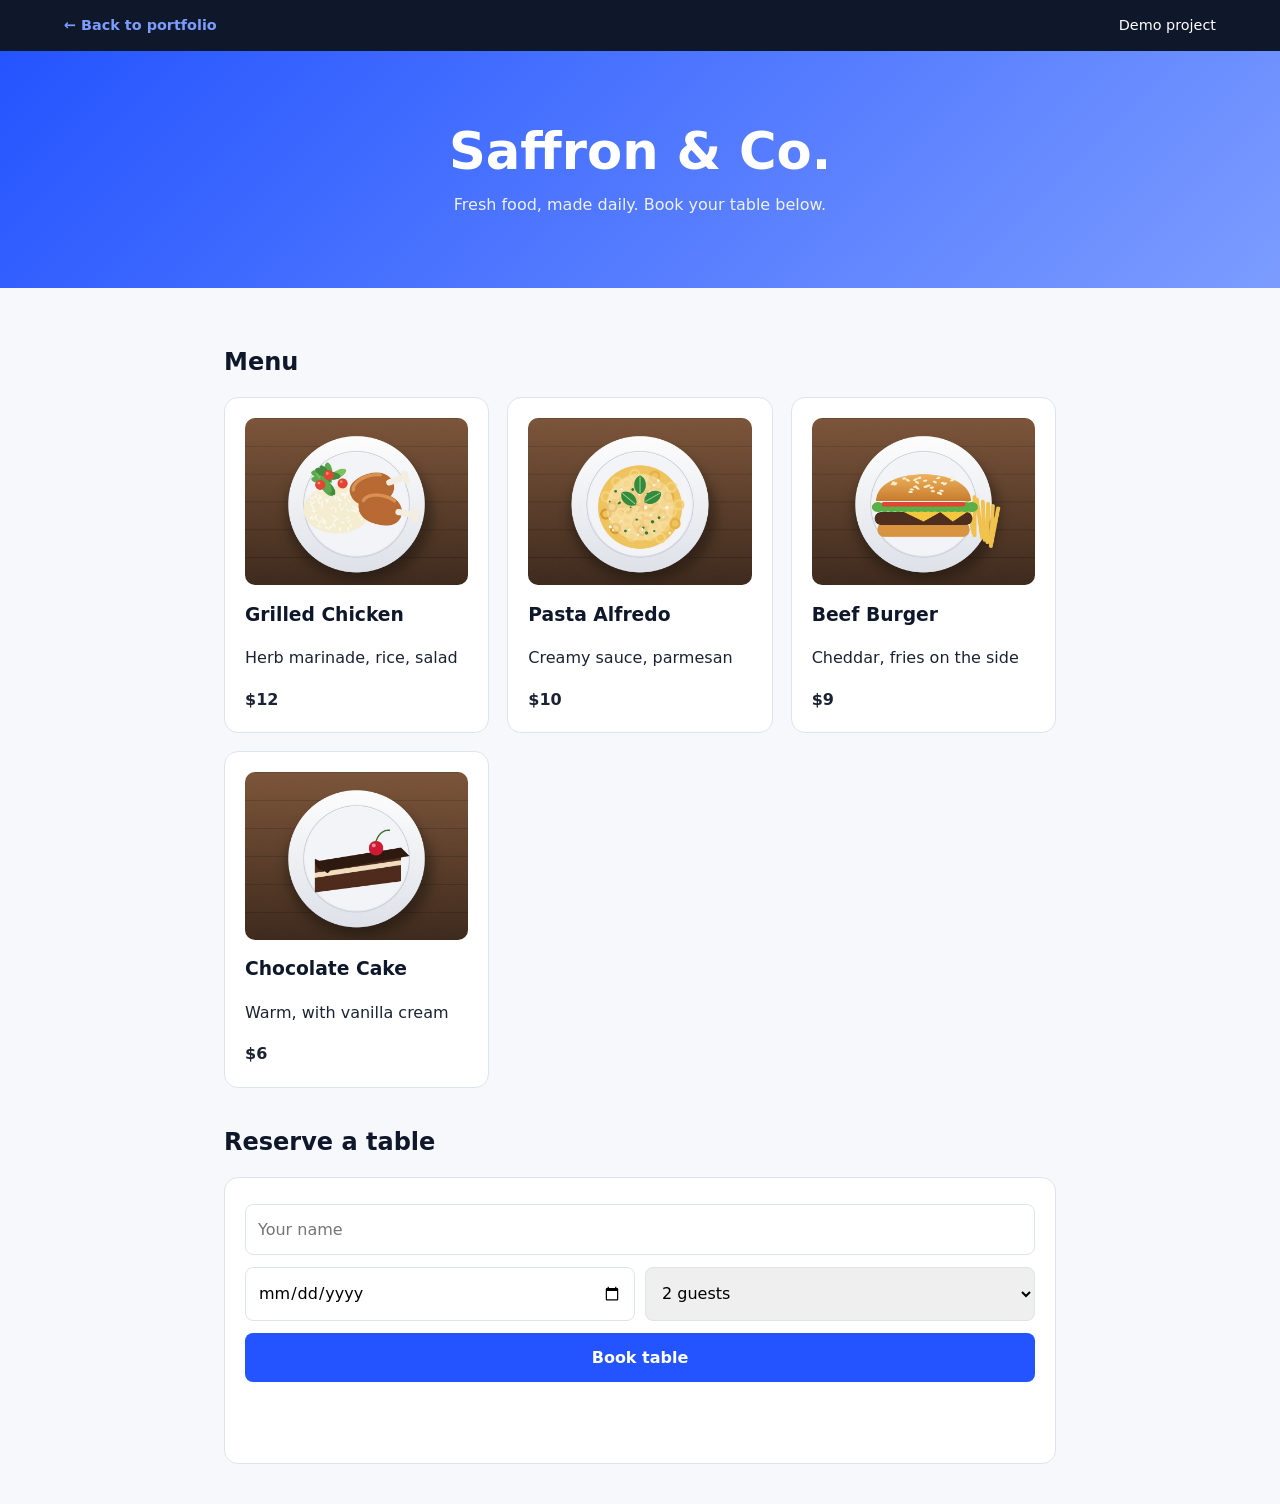
<file: projects/restaurant.html>
<!DOCTYPE html><html lang="en"><head><meta charset="UTF-8"><meta name="viewport" content="width=device-width,initial-scale=1"><title>Saffron & Co.</title><link rel="stylesheet" href="demo.css"><style>.card img.pic{width:100%;aspect-ratio:4/3;object-fit:cover;border-radius:10px;margin-bottom:12px;display:block}.card img.av{width:96px;height:96px;object-fit:cover;border-radius:50%;margin-bottom:12px;display:block}</style></head><body style="--a:#2454ff;--b:#7c9cff"><div class="top"><a href="../index.html#projects">&larr; Back to portfolio</a><span>Demo project</span></div><div class="hero"><h1>Saffron &amp; Co.</h1><p>Fresh food, made daily. Book your table below.</p></div>
<div class="wrap"><h2>Menu</h2><div class="grid">
<div class="card"><img class="pic" src="restaurant/chicken.jpg" alt="Grilled Chicken"><h3>Grilled Chicken</h3><p>Herb marinade, rice, salad</p><b>$12</b></div>
<div class="card"><img class="pic" src="restaurant/pasta.jpg" alt="Pasta Alfredo"><h3>Pasta Alfredo</h3><p>Creamy sauce, parmesan</p><b>$10</b></div>
<div class="card"><img class="pic" src="restaurant/burger.jpg" alt="Beef Burger"><h3>Beef Burger</h3><p>Cheddar, fries on the side</p><b>$9</b></div>
<div class="card"><img class="pic" src="restaurant/cake.jpg" alt="Chocolate Cake"><h3>Chocolate Cake</h3><p>Warm, with vanilla cream</p><b>$6</b></div></div>
<h2 style="margin-top:40px">Reserve a table</h2><form class="card" id="f"><input id="n" placeholder="Your name" required><div class="row"><input type="date" id="d" required><select id="g"><option>2 guests</option><option>4 guests</option><option>6 guests</option></select></div><button>Book table</button><p class="msg" id="m"></p></form></div>
<script>f.onsubmit=e=>{e.preventDefault();m.textContent="Thanks "+n.value+"! Table for "+g.value+" on "+d.value+" is booked.";f.reset()}</script></body></html>
</file>
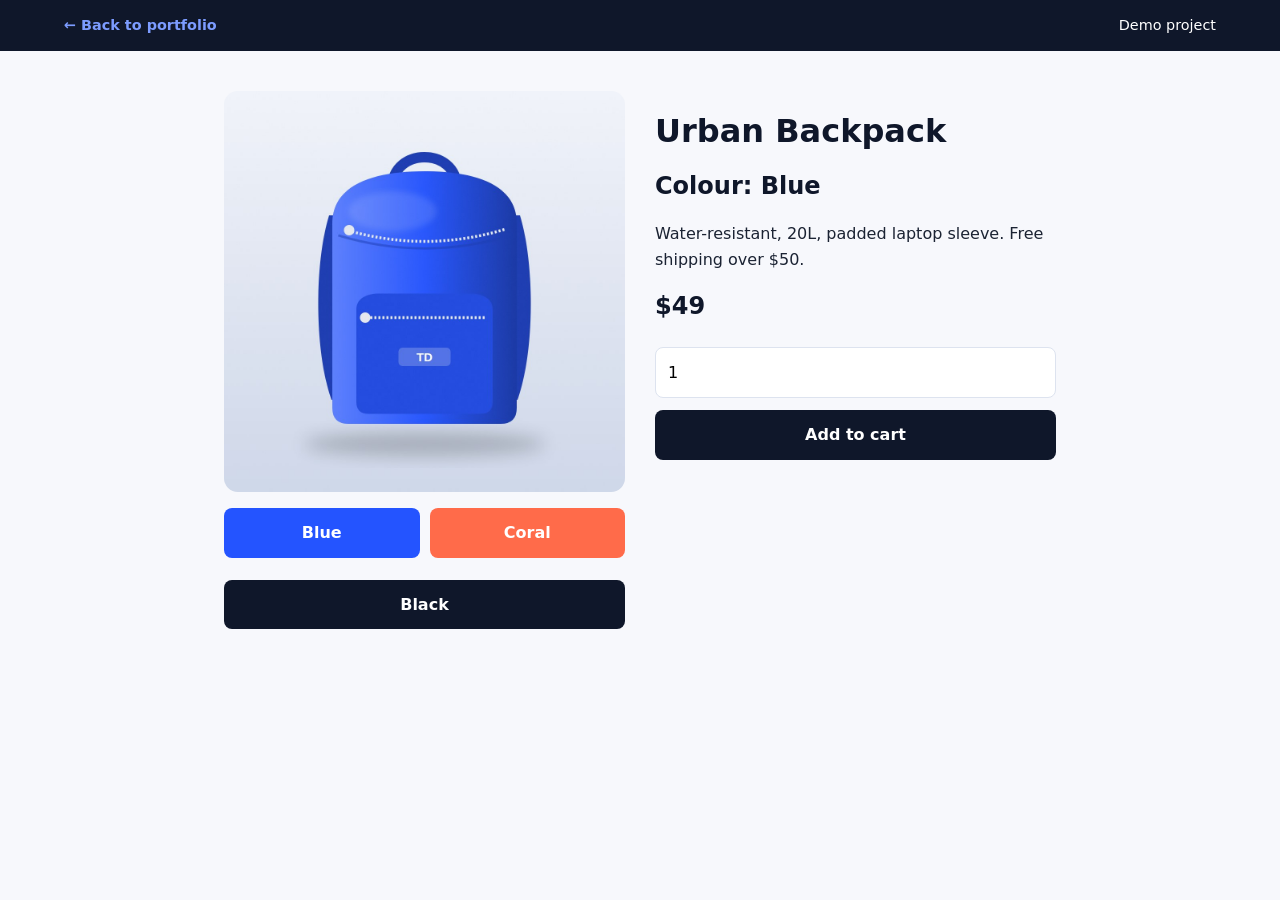
<file: projects/shop.html>
<!DOCTYPE html><html lang="en"><head><meta charset="UTF-8"><meta name="viewport" content="width=device-width,initial-scale=1"><title>Product Page</title><link rel="stylesheet" href="demo.css"></head><body style="--a:#0f172a;--b:#3d4c6c"><div class="top"><a href="../index.html#projects">&larr; Back to portfolio</a><span>Demo project</span></div><div class="wrap"><div class="grid" style="grid-template-columns:repeat(auto-fit,minmax(280px,1fr));gap:30px">
<div><img id="p" src="shop/blue.jpg" alt="Urban Backpack" style="width:100%;aspect-ratio:1;object-fit:cover;border-radius:14px;display:block"><div class="row" style="margin-top:10px"><button style="background:#2454ff" onclick="c('#2454ff','Blue')">Blue</button><button style="background:#ff6b4a" onclick="c('#ff6b4a','Coral')">Coral</button><button onclick="c('#0f172a','Black')">Black</button></div></div>
<div><h1>Urban Backpack</h1><h2 id="v">Colour: Blue</h2><p>Water-resistant, 20L, padded laptop sleeve. Free shipping over $50.</p><h2>$49</h2><input id="q" type="number" min="1" value="1"><button onclick="k+=+q.value;m.textContent=k+' item(s) in cart'">Add to cart</button><p class="msg" id="m"></p></div></div></div>
<script>let k=0;function c(h,n){p.src="shop/"+n.toLowerCase()+".jpg";v.textContent="Colour: "+n}</script></body></html>
</file>
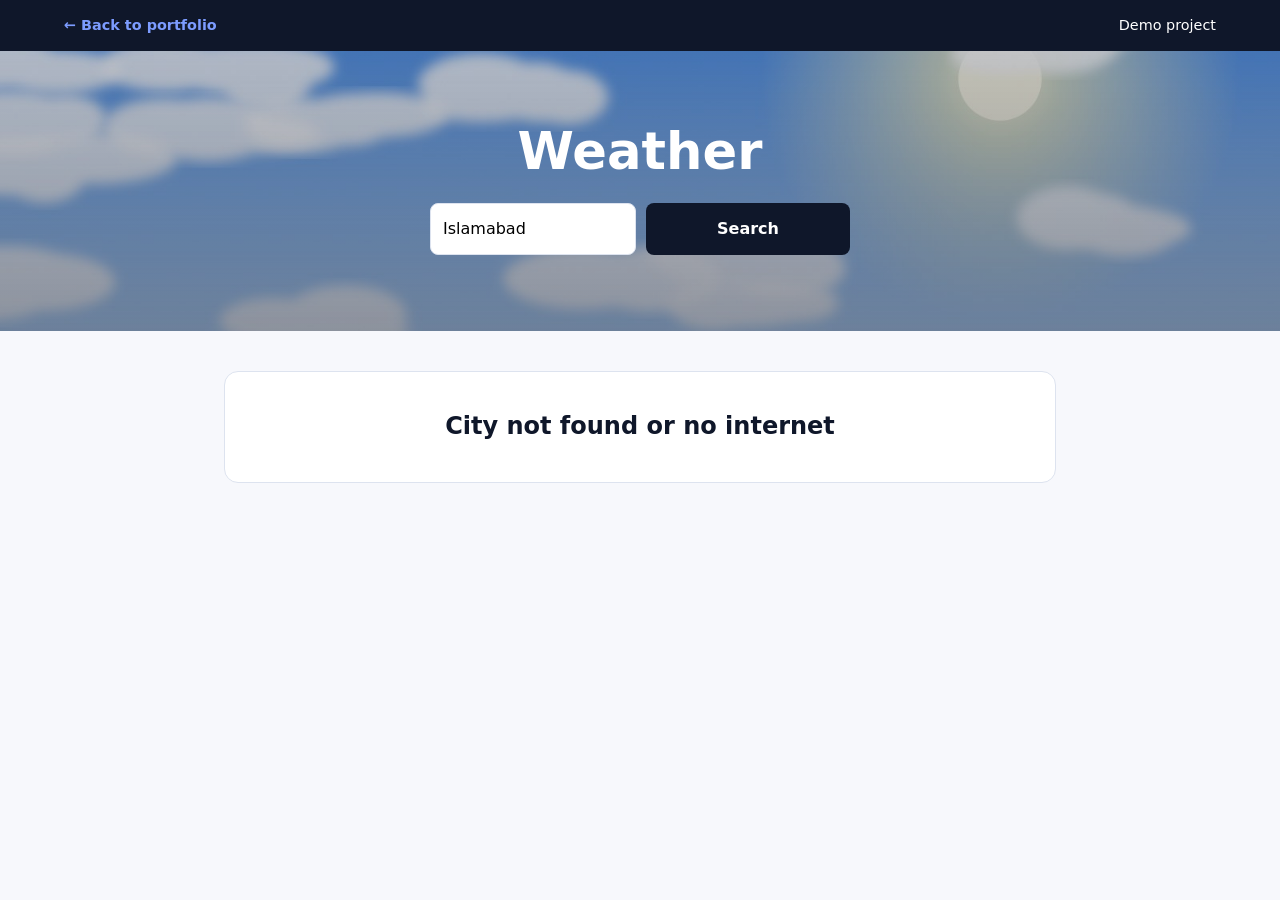
<file: projects/weather.html>
<!DOCTYPE html><html lang="en"><head><meta charset="UTF-8"><meta name="viewport" content="width=device-width,initial-scale=1"><title>Weather App</title><link rel="stylesheet" href="demo.css"></head><body style="--a:#ff6b4a;--b:#0f172a"><div class="top"><a href="../index.html#projects">&larr; Back to portfolio</a><span>Demo project</span></div><div class="hero" style="background:linear-gradient(rgba(15,23,42,.25),rgba(15,23,42,.45)),url(weather/sky.jpg) center/cover"><h1>Weather</h1><form id="f" class="row" style="max-width:420px;margin:15px auto 0"><input id="c" value="Islamabad"><button style="background:#0f172a">Search</button></form></div>
<div class="wrap"><div class="card" style="text-align:center"><div id="i" style="font-size:4rem"></div><h2 id="n">Loading...</h2><h1 id="t"></h1><p id="w"></p></div></div>
<script>const E=c=>c==0?"☀️":c<4?"⛅":c<50?"🌫️":c<70?"🌧️":c<80?"❄️":c<90?"🌦️":"⛈️";
async function go(){try{n.textContent="Loading...";let g=await(await fetch("https://geocoding-api.open-meteo.com/v1/search?count=1&name="+encodeURIComponent(c.value))).json();if(!g.results)throw 0;let p=g.results[0],d=(await(await fetch(`https://api.open-meteo.com/v1/forecast?latitude=${p.latitude}&longitude=${p.longitude}&current=temperature_2m,weather_code,wind_speed_10m`)).json()).current;i.textContent=E(d.weather_code);n.textContent=p.name+", "+p.country;t.textContent=d.temperature_2m+"°C";w.textContent="Wind "+d.wind_speed_10m+" km/h"}catch(e){n.textContent="City not found or no internet";i.textContent=t.textContent=w.textContent=""}}
f.onsubmit=e=>{e.preventDefault();go()};go()</script></body></html>
</file>
<file: style.css>
/* =========================================================
   PORTFOLIO STYLESHEET
   Organized in sections:
   1. Design tokens (variables)
   2. Reset & base styles
   3. Layout utilities
   4. Navbar
   5. Hero
   6. Buttons & shared components (cards, corners, eyebrow)
   7. About
   8. Skills
   9. Projects
   10. Services
   11. Contact
   12. Footer & back-to-top
   13. Scroll-reveal animation
   14. Responsive breakpoints
   ========================================================= */

/* ---------- 1. DESIGN TOKENS ---------- */
:root {
  /* Colors */
  --ink: #0f172a;          /* deep navy - dark sections & headings */
  --ink-soft: #1e2a45;      /* lighter navy for dark-section surfaces */
  --paper: #f7f8fc;         /* main light background */
  --paper-dim: #eef1f8;     /* alternate section background */
  --surface: #ffffff;       /* card background */
  --line: #dde3ef;          /* hairline borders */
  --blue: #2454ff;          /* primary accent */
  --blue-dim: #e8edff;      /* light accent background */
  --coral: #ff6b4a;         /* secondary accent */
  --text: #1b2333;          /* body text on light bg */
  --text-soft: #5b6478;     /* secondary text on light bg */
  --text-on-dark: #eef1f8;  /* body text on dark bg */
  --text-on-dark-soft: #9aa6c2; /* secondary text on dark bg */

  /* Typography */
  --font-display: 'Space Grotesk', sans-serif;
  --font-body: 'Inter', sans-serif;
  --font-mono: 'JetBrains Mono', monospace;

  /* Layout */
  --radius: 14px;
  --radius-sm: 8px;
  --shadow-card: 0 20px 40px -24px rgba(15, 23, 42, 0.25);
  --shadow-lift: 0 24px 48px -20px rgba(36, 84, 255, 0.28);
  --container-w: 1160px;
  --nav-h: 76px;
}

/* ---------- 2. RESET & BASE ---------- */
* , *::before, *::after { box-sizing: border-box; }

html {
  scroll-behavior: smooth;
  scroll-padding-top: var(--nav-h);
}

body {
  margin: 0;
  font-family: var(--font-body);
  color: var(--text);
  background: var(--paper);
  line-height: 1.6;
  -webkit-font-smoothing: antialiased;
  overflow-x: hidden; /* guard against any accidental horizontal scroll */
}

img, svg { display: block; max-width: 100%; }

a { color: inherit; text-decoration: none; }

ul { list-style: none; margin: 0; padding: 0; }

h1, h2, h3, h4 {
  font-family: var(--font-display);
  color: var(--ink);
  margin: 0 0 0.5em;
  line-height: 1.15;
  font-weight: 600;
}

p { margin: 0 0 1em; color: var(--text-soft); }

button { font-family: inherit; cursor: pointer; }

input, textarea {
  font-family: inherit;
  font-size: 1rem;
}

/* Respect users who prefer reduced motion */
@media (prefers-reduced-motion: reduce) {
  *, *::before, *::after {
    animation-duration: 0.001ms !important;
    animation-iteration-count: 1 !important;
    transition-duration: 0.001ms !important;
    scroll-behavior: auto !important;
  }
}

/* Visible keyboard focus for accessibility */
a:focus-visible,
button:focus-visible,
input:focus-visible,
textarea:focus-visible {
  outline: 2px solid var(--blue);
  outline-offset: 3px;
  border-radius: 4px;
}

/* ---------- 3. LAYOUT UTILITIES ---------- */
.container {
  width: 100%;
  max-width: var(--container-w);
  margin: 0 auto;
  padding: 0 24px;
}

.section { padding: 100px 0; }
.section--dim { background: var(--paper-dim); }

.section__title {
  font-size: clamp(1.8rem, 3.2vw, 2.5rem);
  margin-bottom: 0.4em;
}

.section__subtitle {
  max-width: 560px;
  font-size: 1.05rem;
  margin-bottom: 3rem;
}

.eyebrow {
  display: inline-flex;
  align-items: center;
  gap: 8px;
  font-family: var(--font-mono);
  font-size: 0.85rem;
  color: var(--blue);
  background: var(--blue-dim);
  padding: 6px 12px;
  border-radius: 999px;
  margin-bottom: 1.1rem;
}

.eyebrow--dark {
  background: rgba(255, 255, 255, 0.08);
  color: #cdd9ff;
}

.eyebrow__dot {
  width: 7px;
  height: 7px;
  border-radius: 50%;
  background: #34d399;
  box-shadow: 0 0 0 4px rgba(52, 211, 153, 0.2);
  flex-shrink: 0;
}

.mono { font-family: var(--font-mono); }

/* Corner "selection handle" decoration used on cards - part of the editor-UI motif */
.corner {
  position: absolute;
  width: 16px;
  height: 16px;
  border: 2px solid var(--blue);
  opacity: 0;
  transition: opacity 0.25s ease, transform 0.25s ease;
  pointer-events: none;
}
.corner--tl { top: -1px; left: -1px; border-right: none; border-bottom: none; border-top-left-radius: 6px; }
.corner--br { bottom: -1px; right: -1px; border-left: none; border-top: none; border-bottom-right-radius: 6px; }

/* ---------- 4. NAVBAR ---------- */
.navbar {
  position: fixed;
  top: 0; left: 0; right: 0;
  z-index: 100;
  height: var(--nav-h);
  display: flex;
  align-items: center;
  background: rgba(247, 248, 252, 0.75);
  backdrop-filter: blur(14px);
  -webkit-backdrop-filter: blur(14px);
  border-bottom: 1px solid transparent;
  transition: border-color 0.3s ease, box-shadow 0.3s ease, background 0.3s ease;
}

.navbar.is-scrolled {
  border-bottom-color: var(--line);
  box-shadow: 0 8px 30px -20px rgba(15, 23, 42, 0.3);
}

.navbar__inner {
  display: flex;
  align-items: center;
  justify-content: space-between;
  gap: 24px;
}

.navbar__logo {
  font-family: var(--font-mono);
  font-weight: 500;
  font-size: 1.1rem;
  color: var(--ink);
  white-space: nowrap;
}
.navbar__logo-tag { color: var(--blue); }
.navbar__logo-accent { color: var(--blue); }

.navbar__nav { flex: 1; display: flex; justify-content: center; }

.navbar__links {
  display: flex;
  align-items: center;
  gap: 2rem;
}

.nav-link {
  position: relative;
  font-size: 0.95rem;
  font-weight: 500;
  color: var(--text-soft);
  padding: 6px 2px;
  transition: color 0.2s ease;
}
.nav-link::after {
  content: '';
  position: absolute;
  left: 0; bottom: -2px;
  width: 100%;
  height: 2px;
  background: var(--blue);
  transform: scaleX(0);
  transform-origin: left;
  transition: transform 0.25s ease;
}
.nav-link:hover { color: var(--ink); }
.nav-link.active { color: var(--ink); }
.nav-link.active::after,
.nav-link:hover::after { transform: scaleX(1); }

.navbar__cta { flex-shrink: 0; }

/* Hamburger toggle - hidden on desktop */
.navbar__toggle {
  display: none;
  flex-direction: column;
  justify-content: center;
  gap: 5px;
  width: 40px;
  height: 40px;
  background: none;
  border: none;
  padding: 0;
}
.navbar__toggle span {
  width: 22px;
  height: 2px;
  background: var(--ink);
  margin: 0 auto;
  transition: transform 0.25s ease, opacity 0.25s ease;
}
.navbar__toggle.is-active span:nth-child(1) { transform: translateY(7px) rotate(45deg); }
.navbar__toggle.is-active span:nth-child(2) { opacity: 0; }
.navbar__toggle.is-active span:nth-child(3) { transform: translateY(-7px) rotate(-45deg); }

/* Mobile nav panel */
.mobile-nav {
  position: fixed;
  top: var(--nav-h);
  left: 0; right: 0;
  background: var(--surface);
  border-bottom: 1px solid var(--line);
  max-height: 0;
  overflow: hidden;
  transition: max-height 0.35s ease;
  z-index: 99;
}
.mobile-nav.is-open { max-height: 420px; }
.mobile-nav__links { padding: 8px 24px 20px; }
.mobile-nav__links li a {
  display: block;
  padding: 14px 4px;
  font-size: 1.05rem;
  font-weight: 500;
  color: var(--text);
  border-bottom: 1px solid var(--line);
}
.mobile-nav__links li:last-child a { border-bottom: none; }

/* ---------- 5. HERO ---------- */
.hero {
  position: relative;
  padding: calc(var(--nav-h) + 64px) 0 90px;
  background: var(--ink);
  color: var(--text-on-dark);
  overflow: hidden;
}

/* Blueprint dot-grid background - signature visual motif echoed across the page */
.hero__grid {
  position: absolute;
  inset: 0;
  /* background-image: radial-gradient(rgba(255, 255, 255, 0.09) 1px, transparent 1px); */
  background-size: 26px 26px;
  mask-image: radial-gradient(ellipse 80% 60% at 50% 30%, black 40%, transparent 90%);
  -webkit-mask-image: radial-gradient(ellipse 80% 60% at 50% 30%, black 40%, transparent 90%);
}

.hero__inner {
  position: relative;
  display: grid;
  grid-template-columns: 1.05fr 0.95fr;
  align-items: center;
  gap: 48px;
}

.hero__heading {
  font-size: clamp(2.2rem, 5vw, 3.4rem);
  color: #fff;
  margin-bottom: 0.5em;
}

.hero__highlight {
  color: var(--blue);
  background: linear-gradient(180deg, transparent 62%, rgba(36, 84, 255, 0.35) 62%);
}

/* Blinking terminal cursor after the headline */
.cursor {
  display: inline-block;
  width: 3px;
  height: 0.9em;
  background: var(--coral);
  margin-left: 6px;
  vertical-align: text-bottom;
  animation: blink 1s steps(1) infinite;
}
@keyframes blink { 50% { opacity: 0; } }

.hero__text {
  font-size: 1.08rem;
  color: var(--text-on-dark-soft);
  max-width: 480px;
  margin-bottom: 2rem;
}

.hero__actions {
  display: flex;
  gap: 14px;
  flex-wrap: wrap;
  margin-bottom: 2.5rem;
}

.hero__meta {
  display: flex;
  align-items: center;
  gap: 22px;
}
.hero__meta-item { display: flex; flex-direction: column; gap: 2px; }
.hero__meta-item strong { font-family: var(--font-display); font-size: 1.3rem; color: #fff; }
.hero__meta-item span { font-size: 0.85rem; color: var(--text-on-dark-soft); }
.hero__meta-divider { width: 1px; height: 32px; background: rgba(255,255,255,0.15); }

/* Decorative code editor illustration */
.hero__visual { position: relative; }

.editor-window {
  position: relative;
  background: var(--ink-soft);
  border: 1px solid rgba(255,255,255,0.1);
  border-radius: var(--radius);
  box-shadow: 0 30px 60px -20px rgba(0,0,0,0.5);
  overflow: hidden;
  transform: rotate(1.2deg);
}
.editor-window .corner { border-color: var(--coral); opacity: 1; }

.editor-window__bar {
  display: flex;
  align-items: center;
  gap: 7px;
  padding: 12px 16px;
  background: rgba(255,255,255,0.04);
  border-bottom: 1px solid rgba(255,255,255,0.08);
}
.dot { width: 10px; height: 10px; border-radius: 50%; }
.dot--red { background: #ff6159; }
.dot--yellow { background: #ffbd2e; }
.dot--green { background: #28ca41; }
.editor-window__filename {
  margin-left: 10px;
  font-family: var(--font-mono);
  font-size: 0.8rem;
  color: var(--text-on-dark-soft);
}

.editor-window__body { padding: 22px 20px; font-family: var(--font-mono); font-size: 0.88rem; }
.code-line { white-space: pre; color: #cbd5e1; padding: 3px 0; }
.indent-1 { padding-left: 1.4em; }
.tok-key { color: #c792ea; }
.tok-var { color: #82aaff; }
.tok-op { color: #89ddff; }
.tok-brace { color: #ffcb6b; }
.tok-prop { color: #82aaff; }
.tok-str { color: #c3e88d; }
.tok-comment { color: #6b7690; font-style: italic; }

.floating-chip {
  position: absolute;
  font-family: var(--font-mono);
  font-size: 0.78rem;
  background: var(--surface);
  color: var(--ink);
  padding: 8px 14px;
  border-radius: 999px;
  box-shadow: var(--shadow-card);
  animation: float 4s ease-in-out infinite;
}
.floating-chip--1 { top: -14px; right: 10%; animation-delay: 0.2s; }
.floating-chip--2 { bottom: 6%; left: -16px; animation-delay: 1s; }
@keyframes float {
  0%, 100% { transform: translateY(0); }
  50% { transform: translateY(-10px); }
}

.scroll-cue {
  position: absolute;
  bottom: 26px;
  left: 50%;
  transform: translateX(-50%);
  width: 26px;
  height: 40px;
  border: 2px solid rgba(255,255,255,0.3);
  border-radius: 14px;
}
.scroll-cue span {
  display: block;
  width: 4px;
  height: 8px;
  background: var(--coral);
  border-radius: 2px;
  margin: 6px auto 0;
  animation: scrollcue 1.8s ease infinite;
}
@keyframes scrollcue {
  0% { transform: translateY(0); opacity: 1; }
  70% { transform: translateY(12px); opacity: 0; }
  100% { opacity: 0; }
}

/* ---------- 6. BUTTONS ---------- */
.btn {
  display: inline-flex;
  align-items: center;
  justify-content: center;
  gap: 8px;
  padding: 14px 26px;
  border-radius: var(--radius-sm);
  font-weight: 600;
  font-size: 0.95rem;
  border: 1px solid transparent;
  transition: transform 0.2s ease, box-shadow 0.2s ease, background 0.2s ease, color 0.2s ease, border-color 0.2s ease;
  white-space: nowrap;
}
.btn--primary {
  background: var(--blue);
  color: #fff;
}
.btn--primary:hover {
  transform: translateY(-2px);
  box-shadow: var(--shadow-lift);
}
.btn--ghost {
  background: transparent;
  color: var(--text-on-dark, var(--text));
  border-color: rgba(255,255,255,0.25);
}
.hero .btn--ghost:hover { background: rgba(255,255,255,0.08); }

/* Ghost button used outside the dark hero needs dark-friendly colors */
.section .btn--ghost,
.contact .btn--ghost {
  color: var(--ink);
  border-color: var(--line);
}
.section .btn--ghost:hover { background: var(--paper-dim); }

.btn--small { padding: 9px 16px; font-size: 0.85rem; }
.btn--full { width: 100%; }

/* ---------- 7. ABOUT ---------- */
.about__grid {
  display: grid;
  grid-template-columns: 0.8fr 1.2fr;
  gap: 56px;
  align-items: center;
}

.about__image { position: relative; }
.about__image-box {
  aspect-ratio: 4 / 5;
  border: 2px dashed var(--line);
  border-radius: var(--radius);
  background: var(--paper-dim);
  display: flex;
  flex-direction: column;
  align-items: center;
  justify-content: center;
  gap: 10px;
  color: var(--text-soft);
}
.about__image-box span { font-family: var(--font-mono); font-size: 0.85rem; text-align: center; padding: 0 20px; }
.about__image .corner { opacity: 1; }

.about__lead { font-size: 1.15rem; color: var(--text); }

.stats {
  display: grid;
  grid-template-columns: repeat(3, 1fr);
  gap: 20px;
  margin-top: 2rem;
  padding-top: 2rem;
  border-top: 1px solid var(--line);
}
.stat { display: flex; flex-direction: column; }
.stat__number, .stat__plus {
  font-family: var(--font-display);
  font-size: 2rem;
  font-weight: 600;
  color: var(--blue);
  display: inline-block;
}
.stat__label { font-size: 0.85rem; color: var(--text-soft); margin-top: 4px; }

/* ---------- 8. SKILLS ---------- */
.skills-grid {
  display: grid;
  grid-template-columns: repeat(3, 1fr);
  gap: 22px;
}

.skill-card {
  position: relative;
  background: var(--surface);
  border: 1px solid var(--line);
  border-radius: var(--radius);
  padding: 28px 24px;
  transition: transform 0.25s ease, box-shadow 0.25s ease, border-color 0.25s ease;
}
.skill-card:hover {
  transform: translateY(-4px);
  box-shadow: var(--shadow-card);
  border-color: transparent;
}
.skill-card:hover .corner { opacity: 1; }
.skill-card h3 { font-size: 1.1rem; margin-bottom: 0.35em; }
.skill-card p { font-size: 0.92rem; margin-bottom: 0; }

.skill-card__icon {
  width: 48px;
  height: 48px;
  display: flex;
  align-items: center;
  justify-content: center;
  border-radius: 10px;
  background: var(--blue-dim);
  color: var(--blue);
  margin-bottom: 16px;
}

/* ---------- 9. PROJECTS ---------- */
.projects-grid {
  display: grid;
  grid-template-columns: repeat(3, 1fr);
  gap: 26px;
}

.project-card {
  background: var(--surface);
  border: 1px solid var(--line);
  border-radius: var(--radius);
  overflow: hidden;
  transition: transform 0.25s ease, box-shadow 0.25s ease;
  display: flex;
  flex-direction: column;
}
.project-card:hover {
  transform: translateY(-6px);
  box-shadow: var(--shadow-card);
}

/* Image placeholder: swap this for a real <img> when you have project screenshots */
.project-card__image {
  aspect-ratio: 16 / 10;
  background: linear-gradient(135deg, var(--from), var(--to));
  display: flex;
  align-items: flex-end;
  padding: 16px;
}
.project-card__image span {
  font-family: var(--font-mono);
  color: rgba(255,255,255,0.85);
  font-size: 0.85rem;
  background: rgba(0,0,0,0.2);
  padding: 4px 10px;
  border-radius: 6px;
}

.project-card__body { padding: 22px; display: flex; flex-direction: column; flex: 1; }
.project-card__body h3 { font-size: 1.15rem; margin-bottom: 0.4em; }
.project-card__body p { font-size: 0.92rem; flex: 1; }

.tech-tags {
  display: flex;
  flex-wrap: wrap;
  gap: 8px;
  margin-bottom: 18px;
}
.tech-tags li {
  font-family: var(--font-mono);
  font-size: 0.75rem;
  color: var(--blue);
  background: var(--blue-dim);
  padding: 4px 10px;
  border-radius: 999px;
}

.project-card__links { display: flex; gap: 10px; }

/* ---------- 10. SERVICES ---------- */
.services-grid {
  display: grid;
  grid-template-columns: repeat(3, 1fr);
  gap: 22px;
}
.service-card {
  background: var(--surface);
  border: 1px solid var(--line);
  border-radius: var(--radius);
  padding: 30px 26px;
  transition: transform 0.25s ease, box-shadow 0.25s ease;
}
.service-card:hover { transform: translateY(-4px); box-shadow: var(--shadow-card); }
.service-card__icon {
  width: 44px;
  height: 44px;
  border-radius: 10px;
  background: var(--ink);
  color: var(--coral);
  display: flex;
  align-items: center;
  justify-content: center;
  margin-bottom: 16px;
}
.service-card h3 { font-size: 1.1rem; margin-bottom: 0.35em; }
.service-card p { font-size: 0.92rem; margin-bottom: 0; }

/* Make the 4th/5th service cards center nicely on the 3-col grid */
.services-grid .service-card:nth-child(4) { grid-column: 1 / span 1; }

/* ---------- 11. CONTACT ---------- */
.contact__grid {
  display: grid;
  grid-template-columns: 0.85fr 1.15fr;
  gap: 48px;
}

.contact__info-item {
  display: flex;
  align-items: flex-start;
  gap: 14px;
  padding: 18px 0;
  border-bottom: 1px solid var(--line);
}
.contact__info-item:first-child { padding-top: 0; }
.contact__info-icon {
  width: 40px;
  height: 40px;
  flex-shrink: 0;
  border-radius: 10px;
  background: var(--blue-dim);
  color: var(--blue);
  display: flex;
  align-items: center;
  justify-content: center;
}
.contact__info-label { display: block; font-size: 0.8rem; color: var(--text-soft); margin-bottom: 2px; }
.contact__info-item a { font-weight: 600; color: var(--ink); }
.contact__info-item a:hover { color: var(--blue); }

.contact__socials { display: flex; gap: 10px; margin-top: 26px; }

.social-link {
  width: 40px;
  height: 40px;
  border-radius: 50%;
  border: 1px solid var(--line);
  display: flex;
  align-items: center;
  justify-content: center;
  font-family: var(--font-mono);
  font-size: 0.75rem;
  font-weight: 600;
  color: var(--text-soft);
  transition: all 0.2s ease;
}
.social-link:hover { background: var(--blue); border-color: var(--blue); color: #fff; transform: translateY(-3px); }

.contact__form {
  position: relative;
  background: var(--surface);
  border: 1px solid var(--line);
  border-radius: var(--radius);
  padding: 32px;
}
.contact__form .corner { opacity: 1; }

.form-group { margin-bottom: 20px; }
.form-group label {
  display: block;
  font-size: 0.85rem;
  font-weight: 600;
  color: var(--ink);
  margin-bottom: 7px;
}
.form-group input,
.form-group textarea {
  width: 100%;
  padding: 13px 14px;
  border: 1px solid var(--line);
  border-radius: var(--radius-sm);
  background: var(--paper);
  color: var(--text);
  transition: border-color 0.2s ease, box-shadow 0.2s ease;
  resize: vertical;
}
.form-group input:focus,
.form-group textarea:focus {
  outline: none;
  border-color: var(--blue);
  box-shadow: 0 0 0 3px var(--blue-dim);
}
.form-group.has-error input,
.form-group.has-error textarea { border-color: var(--coral); }

.form-error {
  display: block;
  min-height: 1.1em;
  font-size: 0.78rem;
  color: var(--coral);
  margin-top: 5px;
}

.form-status {
  margin: 14px 0 0;
  font-size: 0.9rem;
  font-weight: 600;
  min-height: 1.2em;
}
.form-status.success { color: #16a34a; }
.form-status.error { color: var(--coral); }

/* ---------- 12. FOOTER & BACK TO TOP ---------- */
.footer { background: var(--ink); color: var(--text-on-dark-soft); padding-top: 60px; }
.footer__inner {
  display: flex;
  justify-content: space-between;
  align-items: flex-start;
  gap: 24px;
  flex-wrap: wrap;
  padding-bottom: 40px;
  border-bottom: 1px solid rgba(255,255,255,0.1);
}
.footer__brand p { max-width: 320px; margin-top: 12px; color: var(--text-on-dark-soft); }
.navbar__logo--footer { color: #fff; }
.footer__socials { display: flex; gap: 10px; }
.footer .social-link { border-color: rgba(255,255,255,0.15); color: var(--text-on-dark-soft); }
.footer .social-link:hover { background: var(--blue); border-color: var(--blue); color: #fff; }

.footer__bottom {
  display: flex;
  justify-content: space-between;
  padding: 20px 24px 28px;
  font-size: 0.85rem;
  flex-wrap: wrap;
  gap: 8px;
}
.footer__bottom p { margin: 0; color: var(--text-on-dark-soft); }

.back-to-top {
  position: fixed;
  right: 22px;
  bottom: 22px;
  width: 46px;
  height: 46px;
  border-radius: 50%;
  background: var(--blue);
  color: #fff;
  border: none;
  display: flex;
  align-items: center;
  justify-content: center;
  box-shadow: var(--shadow-lift);
  opacity: 0;
  visibility: hidden;
  transform: translateY(10px);
  transition: opacity 0.25s ease, transform 0.25s ease, visibility 0.25s;
  z-index: 90;
}
.back-to-top.is-visible { opacity: 1; visibility: visible; transform: translateY(0); }
.back-to-top:hover { transform: translateY(-3px); }

/* ---------- 13. SCROLL-REVEAL ANIMATION ---------- */
.reveal {
  opacity: 0;
  transform: translateY(28px);
  transition: opacity 0.7s ease, transform 0.7s ease;
}
.reveal.is-visible { opacity: 1; transform: translateY(0); }
.reveal--delay-1.is-visible { transition-delay: 0.12s; }
.reveal--delay-2.is-visible { transition-delay: 0.24s; }

/* ---------- 14. RESPONSIVE ---------- */

/* Tablets */
@media (max-width: 960px) {
  .hero__inner { grid-template-columns: 1fr; text-align: left; }
  .hero__visual { order: -1; max-width: 440px; }
  .about__grid { grid-template-columns: 1fr; }
  .about__image { max-width: 320px; }
  .skills-grid { grid-template-columns: repeat(2, 1fr); }
  .projects-grid { grid-template-columns: repeat(2, 1fr); }
  .services-grid { grid-template-columns: repeat(2, 1fr); }
  .services-grid .service-card:nth-child(4) { grid-column: auto; }
  .contact__grid { grid-template-columns: 1fr; }
}

/* Nav collapses to hamburger */
@media (max-width: 860px) {
  .navbar__nav, .navbar__cta { display: none; }
  .navbar__toggle { display: flex; }
}

/* Phones */
@media (max-width: 640px) {
  .section { padding: 70px 0; }
  .container { padding: 0 20px; }
  .hero { padding-top: calc(var(--nav-h) + 40px); }
  .hero__actions { flex-direction: column; align-items: stretch; }
  .hero__actions .btn { width: 100%; }
  .hero__meta { flex-wrap: wrap; }
  .stats { grid-template-columns: 1fr 1fr; row-gap: 20px; }
  .skills-grid { grid-template-columns: 1fr; }
  .projects-grid { grid-template-columns: 1fr; }
  .services-grid { grid-template-columns: 1fr; }
  .contact__form { padding: 24px 20px; }
  .footer__inner { flex-direction: column; }
  .footer__bottom { flex-direction: column; text-align: center; }
  .editor-window { transform: none; }
  .floating-chip { display: none; } /* avoid clutter on very small screens */
}

@media (max-width: 380px) {
  .hero__heading { font-size: 1.9rem; }
}
</file>
<file: projects/demo.css>
*{box-sizing:border-box}body{margin:0;font-family:Inter,system-ui,sans-serif;color:#1b2333;background:#f7f8fc;line-height:1.6}
.top{display:flex;justify-content:space-between;gap:12px;padding:14px 5%;background:#0f172a;color:#fff;font-size:.9rem}
.top a{color:#7c9cff;text-decoration:none;font-weight:600}
.wrap{max-width:960px;margin:0 auto;padding:40px 5%}
h1,h2,h3{color:#0f172a;line-height:1.2}
.hero{padding:70px 5%;text-align:center;color:#fff;background:linear-gradient(135deg,var(--a,#2454ff),var(--b,#0f172a))}
.hero h1{color:#fff;font-size:clamp(2rem,6vw,3.2rem);margin:0 0 10px}.hero p{opacity:.9;margin:0}
.grid{display:grid;grid-template-columns:repeat(auto-fit,minmax(220px,1fr));gap:18px}
.card{background:#fff;border:1px solid #dde3ef;border-radius:14px;padding:20px}
input,select,button{font:inherit;padding:12px;border-radius:8px;border:1px solid #dde3ef;width:100%;margin:6px 0}
button{background:var(--a,#2454ff);color:#fff;border:0;font-weight:600;cursor:pointer}button:hover{opacity:.9}
.row{display:flex;gap:10px;flex-wrap:wrap}.row>*{flex:1;min-width:140px}
.msg{color:#16a34a;font-weight:600;min-height:1.4em}.sc{overflow-x:auto}
table{width:100%;border-collapse:collapse}td,th{padding:10px;border-bottom:1px solid #dde3ef;text-align:left}
.tile{aspect-ratio:1;border-radius:12px;cursor:pointer;display:flex;align-items:flex-end;padding:10px;color:#fff;font-weight:600}
.lb{position:fixed;inset:0;background:rgba(0,0,0,.85);display:none;align-items:center;justify-content:center;color:#fff;font-size:1.5rem;cursor:pointer}
</file>
